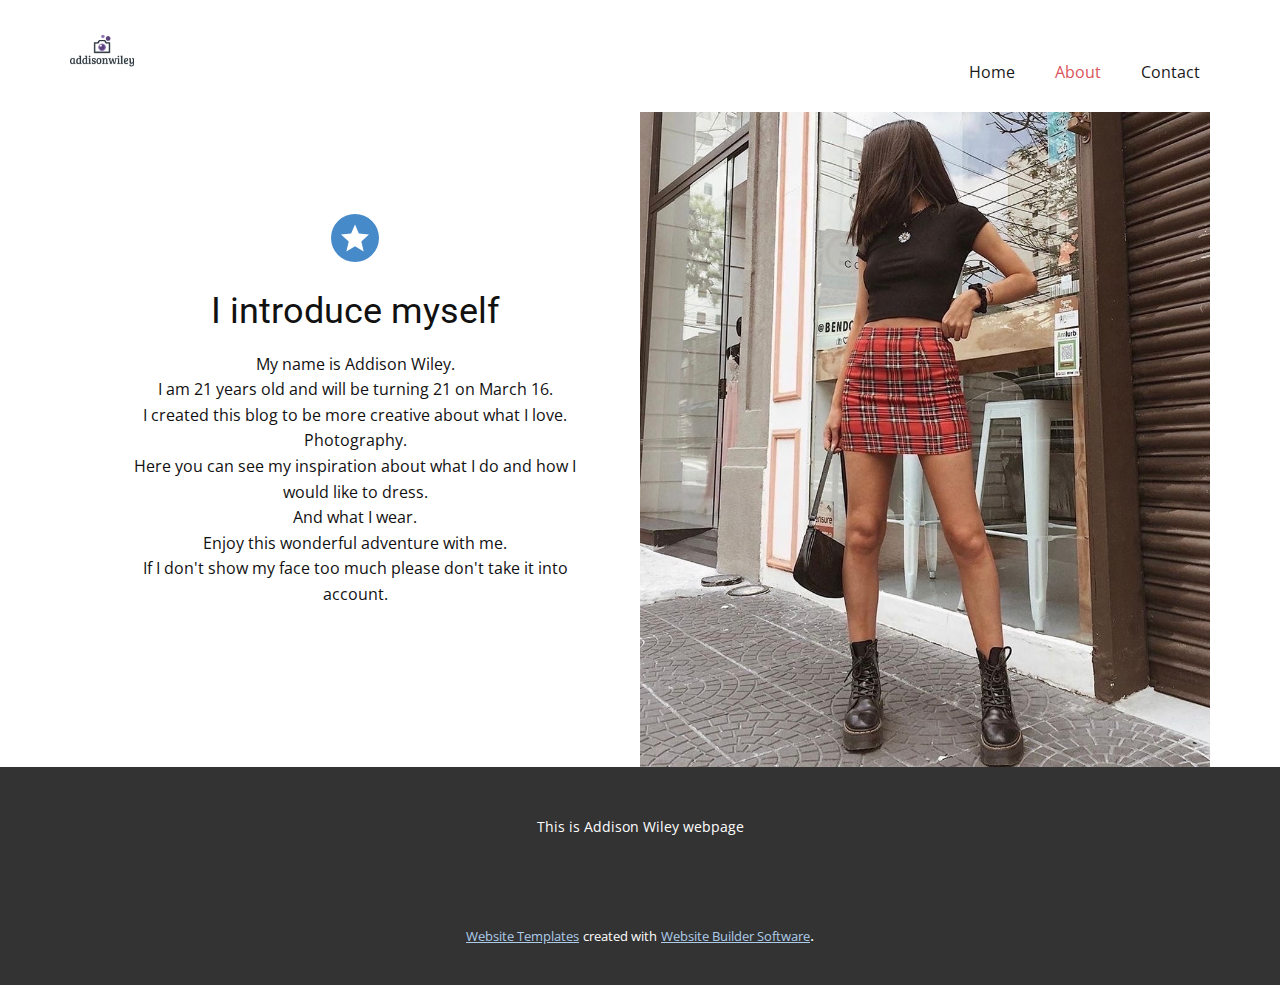
<file: About.html>
<!DOCTYPE html>
<html style="font-size: 16px;">
  <head>
    <meta name="viewport" content="width=device-width, initial-scale=1.0">
    <meta charset="utf-8">
    <meta name="keywords" content="I introduce myself">
    <meta name="description" content="">
    <meta name="page_type" content="np-template-header-footer-from-plugin">
    <title>About</title>
    <link rel="stylesheet" href="nicepage.css" media="screen">
<link rel="stylesheet" href="About.css" media="screen">
    <script class="u-script" type="text/javascript" src="jquery.js" defer=""></script>
    <script class="u-script" type="text/javascript" src="nicepage.js" defer=""></script>
    <meta name="generator" content="Nicepage 4.10.5, nicepage.com">
    <link id="u-theme-google-font" rel="stylesheet" href="https://fonts.googleapis.com/css?family=Roboto:100,100i,300,300i,400,400i,500,500i,700,700i,900,900i|Open+Sans:300,300i,400,400i,500,500i,600,600i,700,700i,800,800i">
    
    
    <script type="application/ld+json">{
		"@context": "http://schema.org",
		"@type": "Organization",
		"name": "",
		"logo": "images/80d3727f74824160a92175bdbdd1c191.png"
}</script>
    <meta name="theme-color" content="#478ac9">
    <meta property="og:title" content="About">
    <meta property="og:type" content="website">
  </head>
  <body class="u-body u-xl-mode"><header class="u-clearfix u-header u-header" id="sec-4e12"><div class="u-clearfix u-sheet u-sheet-1">
        <a href="https://nicepage.com" class="u-image u-logo u-image-1" data-image-width="200" data-image-height="200">
          <img src="images/80d3727f74824160a92175bdbdd1c191.png" class="u-logo-image u-logo-image-1">
        </a>
        <nav class="u-menu u-menu-dropdown u-offcanvas u-menu-1">
          <div class="menu-collapse" style="font-size: 1rem; letter-spacing: 0px; font-weight: 700;">
            <a class="u-button-style u-custom-border u-custom-border-color u-custom-borders u-custom-left-right-menu-spacing u-custom-padding-bottom u-custom-text-active-color u-custom-text-color u-custom-top-bottom-menu-spacing u-nav-link u-text-active-palette-1-base u-text-hover-palette-2-base" href="#">
              <svg class="u-svg-link" viewBox="0 0 24 24"><use xmlns:xlink="http://www.w3.org/1999/xlink" xlink:href="#menu-hamburger"></use></svg>
              <svg class="u-svg-content" version="1.1" id="menu-hamburger" viewBox="0 0 16 16" x="0px" y="0px" xmlns:xlink="http://www.w3.org/1999/xlink" xmlns="http://www.w3.org/2000/svg"><g><rect y="1" width="16" height="2"></rect><rect y="7" width="16" height="2"></rect><rect y="13" width="16" height="2"></rect>
</g></svg>
            </a>
          </div>
          <div class="u-custom-menu u-nav-container">
            <ul class="u-nav u-spacing-20 u-unstyled u-nav-1"><li class="u-nav-item"><a class="u-button-style u-nav-link u-text-active-palette-2-base u-text-grey-90 u-text-hover-palette-2-base" href="Home.html" style="padding: 10px;">Home</a>
</li><li class="u-nav-item"><a class="u-button-style u-nav-link u-text-active-palette-2-base u-text-grey-90 u-text-hover-palette-2-base" href="About.html" style="padding: 10px;">About</a>
</li><li class="u-nav-item"><a class="u-button-style u-nav-link u-text-active-palette-2-base u-text-grey-90 u-text-hover-palette-2-base" href="Contact.html" style="padding: 10px;">Contact</a>
</li></ul>
          </div>
          <div class="u-custom-menu u-nav-container-collapse">
            <div class="u-black u-container-style u-inner-container-layout u-opacity u-opacity-95 u-sidenav">
              <div class="u-inner-container-layout u-sidenav-overflow">
                <div class="u-menu-close"></div>
                <ul class="u-align-center u-nav u-popupmenu-items u-unstyled u-nav-2"><li class="u-nav-item"><a class="u-button-style u-nav-link" href="Home.html">Home</a>
</li><li class="u-nav-item"><a class="u-button-style u-nav-link" href="About.html">About</a>
</li><li class="u-nav-item"><a class="u-button-style u-nav-link" href="Contact.html">Contact</a>
</li></ul>
              </div>
            </div>
            <div class="u-black u-menu-overlay u-opacity u-opacity-70"></div>
          </div>
        </nav>
      </div></header>
    <section class="u-clearfix u-section-1" id="sec-9ec0">
      <div class="u-clearfix u-sheet u-sheet-1">
        <div class="u-clearfix u-expanded-width u-gutter-0 u-layout-wrap u-layout-wrap-1">
          <div class="u-layout" style="">
            <div class="u-layout-row" style="">
              <div class="u-align-center u-container-style u-layout-cell u-left-cell u-size-30 u-size-xs-60 u-white u-layout-cell-1" src="">
                <div class="u-container-layout u-container-layout-1"><span class="u-icon u-icon-circle u-palette-1-base u-icon-1"><svg class="u-svg-link" preserveAspectRatio="xMidYMin slice" viewBox="0 0 32 32" style=""><use xmlns:xlink="http://www.w3.org/1999/xlink" xlink:href="#svg-a223"></use></svg><svg class="u-svg-content" viewBox="0 0 32 32" id="svg-a223"><g><path d="M20.388,10.918L32,12.118l-8.735,7.749L25.914,31.4l-9.893-6.088L6.127,31.4l2.695-11.533L0,12.118 l11.547-1.2L16.026,0.6L20.388,10.918z"></path>
</g></svg>
                
                
              </span>
                  <h2 class="u-text u-text-1">I introduce myself</h2>
                  <p class="u-text u-text-2"> My name is Addison Wiley.<br>I am 21 years old and will be turning 21 on March 16.<br>I created this blog to be more creative about what I love.<br>Photography.<br>Here you can see my inspiration about what I do and how I would like to dress.<br>And what I wear.<br>Enjoy this wonderful adventure with me.<br>If I don't show my face too much please don't take it into account.
                  </p>
                </div>
              </div>
              <div class="u-align-center u-container-style u-image u-layout-cell u-right-cell u-size-30 u-size-xs-60 u-image-1" src="" data-image-width="1079" data-image-height="1079">
                <div class="u-container-layout u-valign-middle u-container-layout-2" src=""></div>
              </div>
            </div>
          </div>
        </div>
      </div>
    </section>
    
    
    <footer class="u-align-center u-clearfix u-footer u-grey-80 u-footer" id="sec-c230"><div class="u-clearfix u-sheet u-sheet-1">
        <p class="u-small-text u-text u-text-variant u-text-1">This is Addison Wiley webpage</p>
      </div></footer>
    <section class="u-backlink u-clearfix u-grey-80">
      <a class="u-link" href="https://nicepage.com/website-templates" target="_blank">
        <span>Website Templates</span>
      </a>
      <p class="u-text">
        <span>created with</span>
      </p>
      <a class="u-link" href="" target="_blank">
        <span>Website Builder Software</span>
      </a>. 
    </section>
  </body>
</html>
</file>
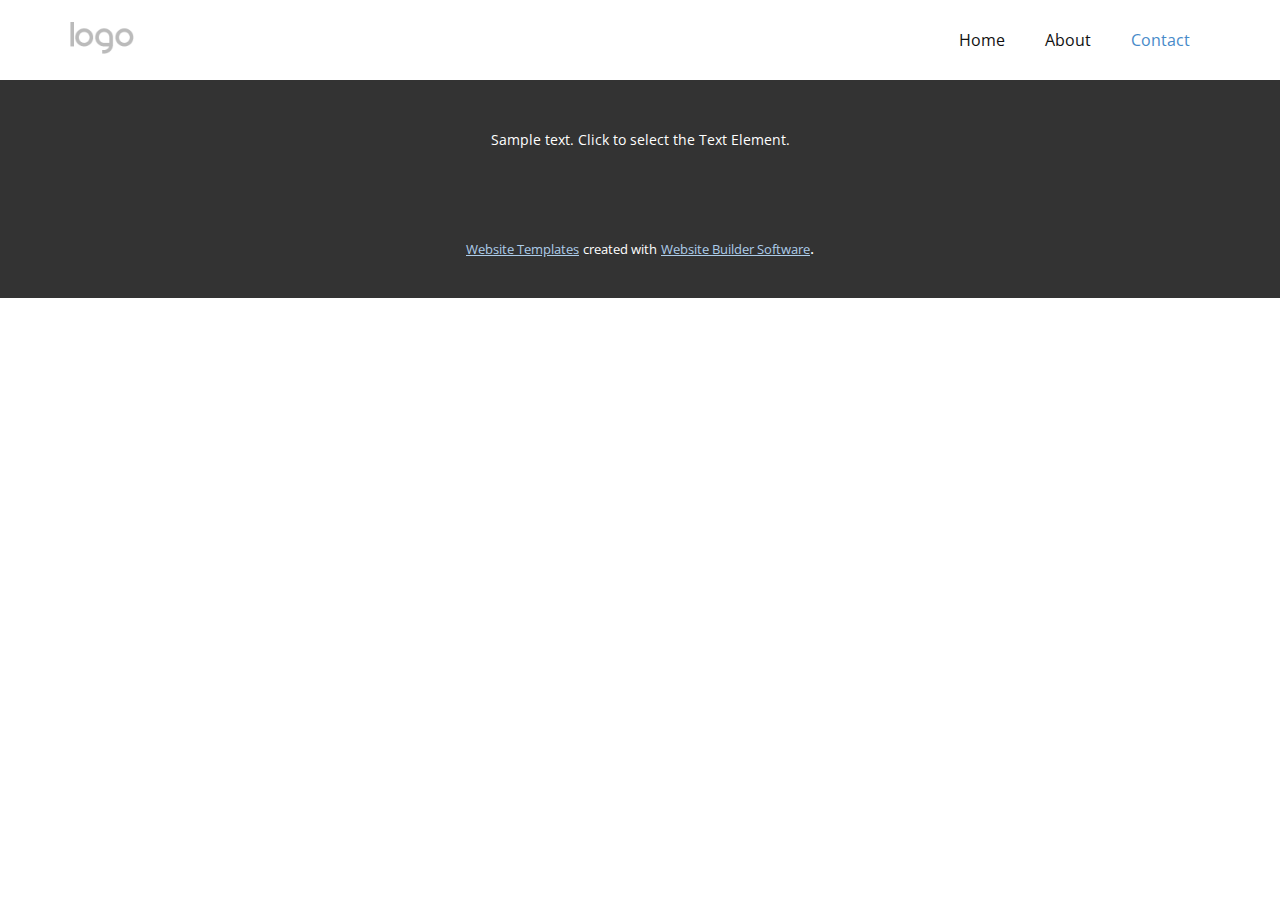
<file: Contact.html>
<!DOCTYPE html>
<html style="font-size: 16px;">
  <head>
    <meta name="viewport" content="width=device-width, initial-scale=1.0">
    <meta charset="utf-8">
    <meta name="keywords" content="">
    <meta name="description" content="">
    <meta name="page_type" content="np-template-header-footer-from-plugin">
    <title>Contact</title>
    <link rel="stylesheet" href="nicepage.css" media="screen">
<link rel="stylesheet" href="Contact.css" media="screen">
    <script class="u-script" type="text/javascript" src="jquery.js" defer=""></script>
    <script class="u-script" type="text/javascript" src="nicepage.js" defer=""></script>
    <meta name="generator" content="Nicepage 4.10.5, nicepage.com">
    <link id="u-theme-google-font" rel="stylesheet" href="https://fonts.googleapis.com/css?family=Roboto:100,100i,300,300i,400,400i,500,500i,700,700i,900,900i|Open+Sans:300,300i,400,400i,500,500i,600,600i,700,700i,800,800i">
    
    <script type="application/ld+json">{
		"@context": "http://schema.org",
		"@type": "Organization",
		"name": "",
		"logo": "images/default-logo.png"
}</script>
    <meta name="theme-color" content="#478ac9">
    <meta property="og:title" content="Contact">
    <meta property="og:type" content="website">
  </head>
  <body class="u-body u-xl-mode"><header class="u-clearfix u-header u-header" id="sec-4e12"><div class="u-clearfix u-sheet u-valign-middle u-sheet-1">
        <a href="https://nicepage.com" class="u-image u-logo u-image-1">
          <img src="images/default-logo.png" class="u-logo-image u-logo-image-1">
        </a>
        <nav class="u-menu u-menu-dropdown u-offcanvas u-menu-1">
          <div class="menu-collapse" style="font-size: 1rem; letter-spacing: 0px;">
            <a class="u-button-style u-custom-left-right-menu-spacing u-custom-padding-bottom u-custom-top-bottom-menu-spacing u-nav-link u-text-active-palette-1-base u-text-hover-palette-2-base" href="#">
              <svg class="u-svg-link" viewBox="0 0 24 24"><use xmlns:xlink="http://www.w3.org/1999/xlink" xlink:href="#menu-hamburger"></use></svg>
              <svg class="u-svg-content" version="1.1" id="menu-hamburger" viewBox="0 0 16 16" x="0px" y="0px" xmlns:xlink="http://www.w3.org/1999/xlink" xmlns="http://www.w3.org/2000/svg"><g><rect y="1" width="16" height="2"></rect><rect y="7" width="16" height="2"></rect><rect y="13" width="16" height="2"></rect>
</g></svg>
            </a>
          </div>
          <div class="u-nav-container">
            <ul class="u-nav u-unstyled u-nav-1"><li class="u-nav-item"><a class="u-button-style u-nav-link u-text-active-palette-1-base u-text-hover-palette-2-base" href="Home.html" style="padding: 10px 20px;">Home</a>
</li><li class="u-nav-item"><a class="u-button-style u-nav-link u-text-active-palette-1-base u-text-hover-palette-2-base" href="About.html" style="padding: 10px 20px;">About</a>
</li><li class="u-nav-item"><a class="u-button-style u-nav-link u-text-active-palette-1-base u-text-hover-palette-2-base" href="Contact.html" style="padding: 10px 20px;">Contact</a>
</li></ul>
          </div>
          <div class="u-nav-container-collapse">
            <div class="u-black u-container-style u-inner-container-layout u-opacity u-opacity-95 u-sidenav">
              <div class="u-inner-container-layout u-sidenav-overflow">
                <div class="u-menu-close"></div>
                <ul class="u-align-center u-nav u-popupmenu-items u-unstyled u-nav-2"><li class="u-nav-item"><a class="u-button-style u-nav-link" href="Home.html">Home</a>
</li><li class="u-nav-item"><a class="u-button-style u-nav-link" href="About.html">About</a>
</li><li class="u-nav-item"><a class="u-button-style u-nav-link" href="Contact.html">Contact</a>
</li></ul>
              </div>
            </div>
            <div class="u-black u-menu-overlay u-opacity u-opacity-70"></div>
          </div>
        </nav>
      </div></header> 
    
    
    <footer class="u-align-center u-clearfix u-footer u-grey-80 u-footer" id="sec-c230"><div class="u-clearfix u-sheet u-sheet-1">
        <p class="u-small-text u-text u-text-variant u-text-1">Sample text. Click to select the Text Element.</p>
      </div></footer>
    <section class="u-backlink u-clearfix u-grey-80">
      <a class="u-link" href="https://nicepage.com/website-templates" target="_blank">
        <span>Website Templates</span>
      </a>
      <p class="u-text">
        <span>created with</span>
      </p>
      <a class="u-link" href="" target="_blank">
        <span>Website Builder Software</span>
      </a>. 
    </section>
  </body>
</html>
</file>
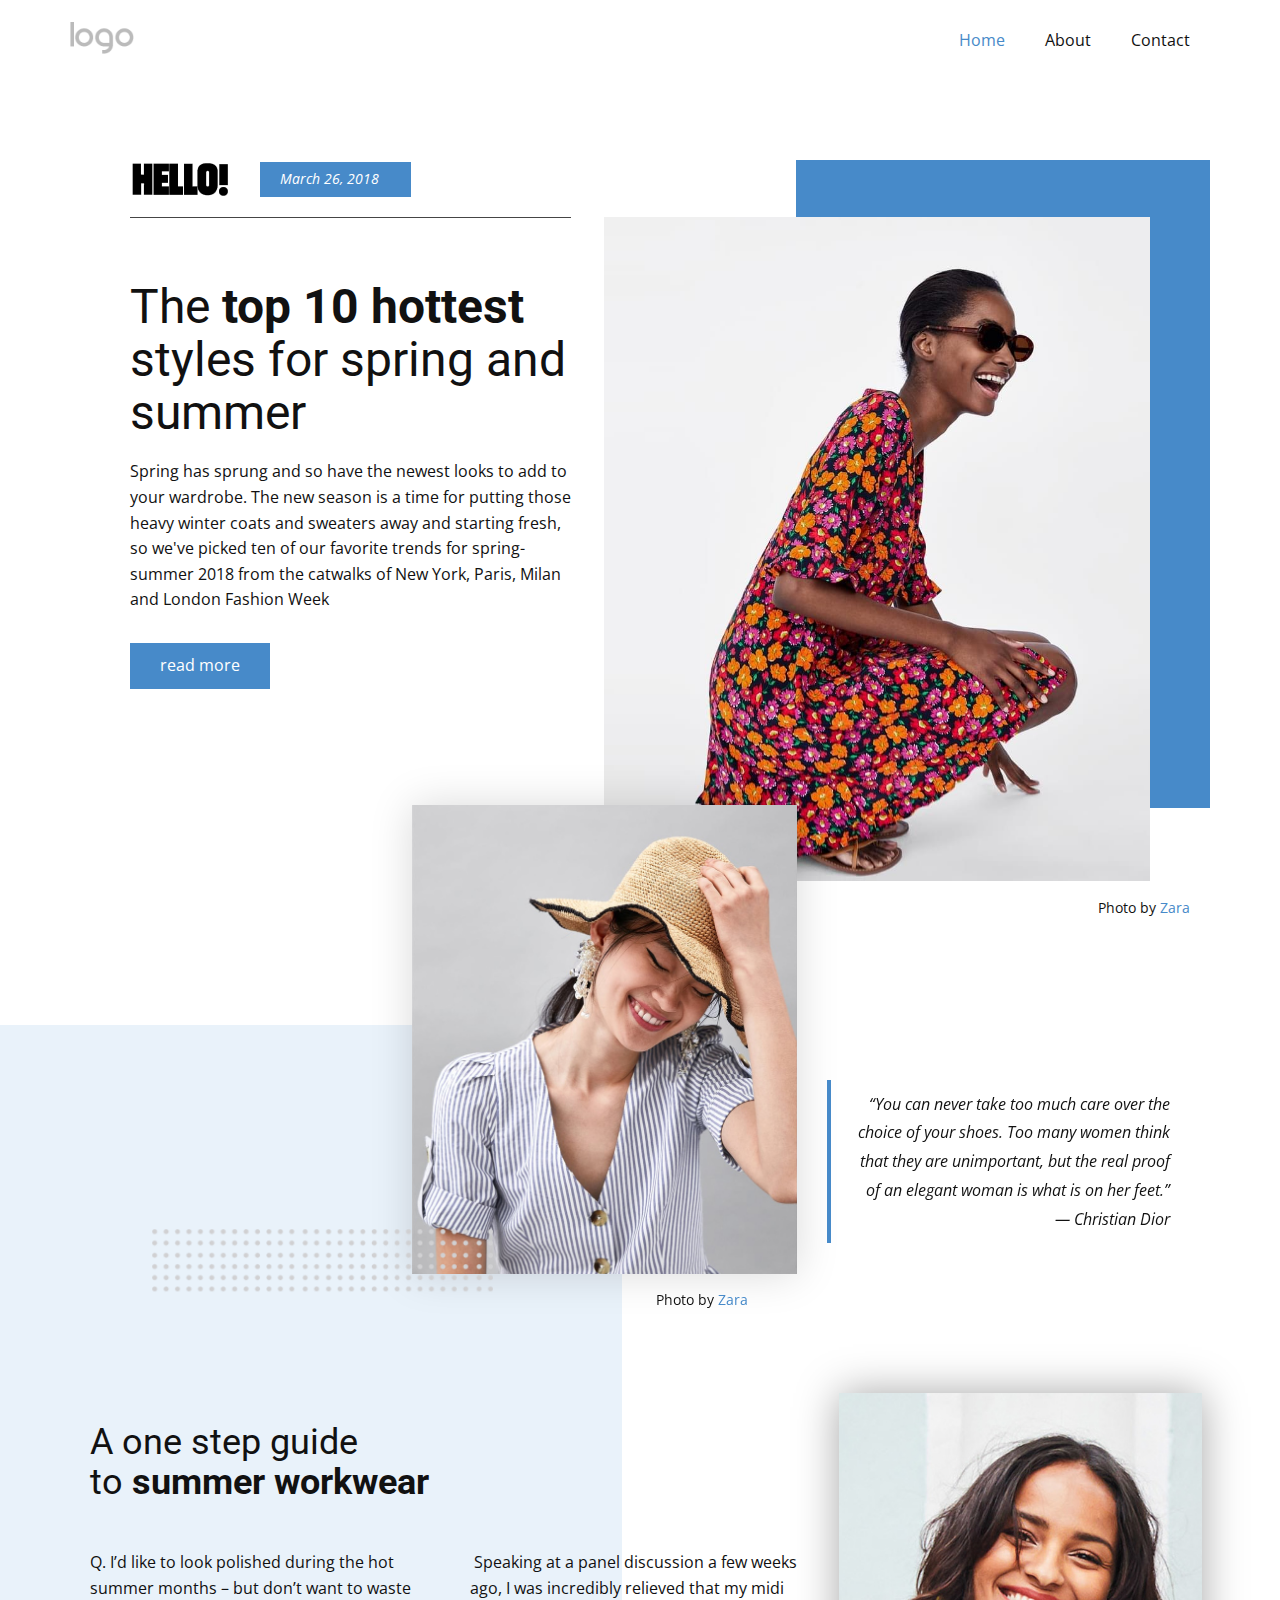
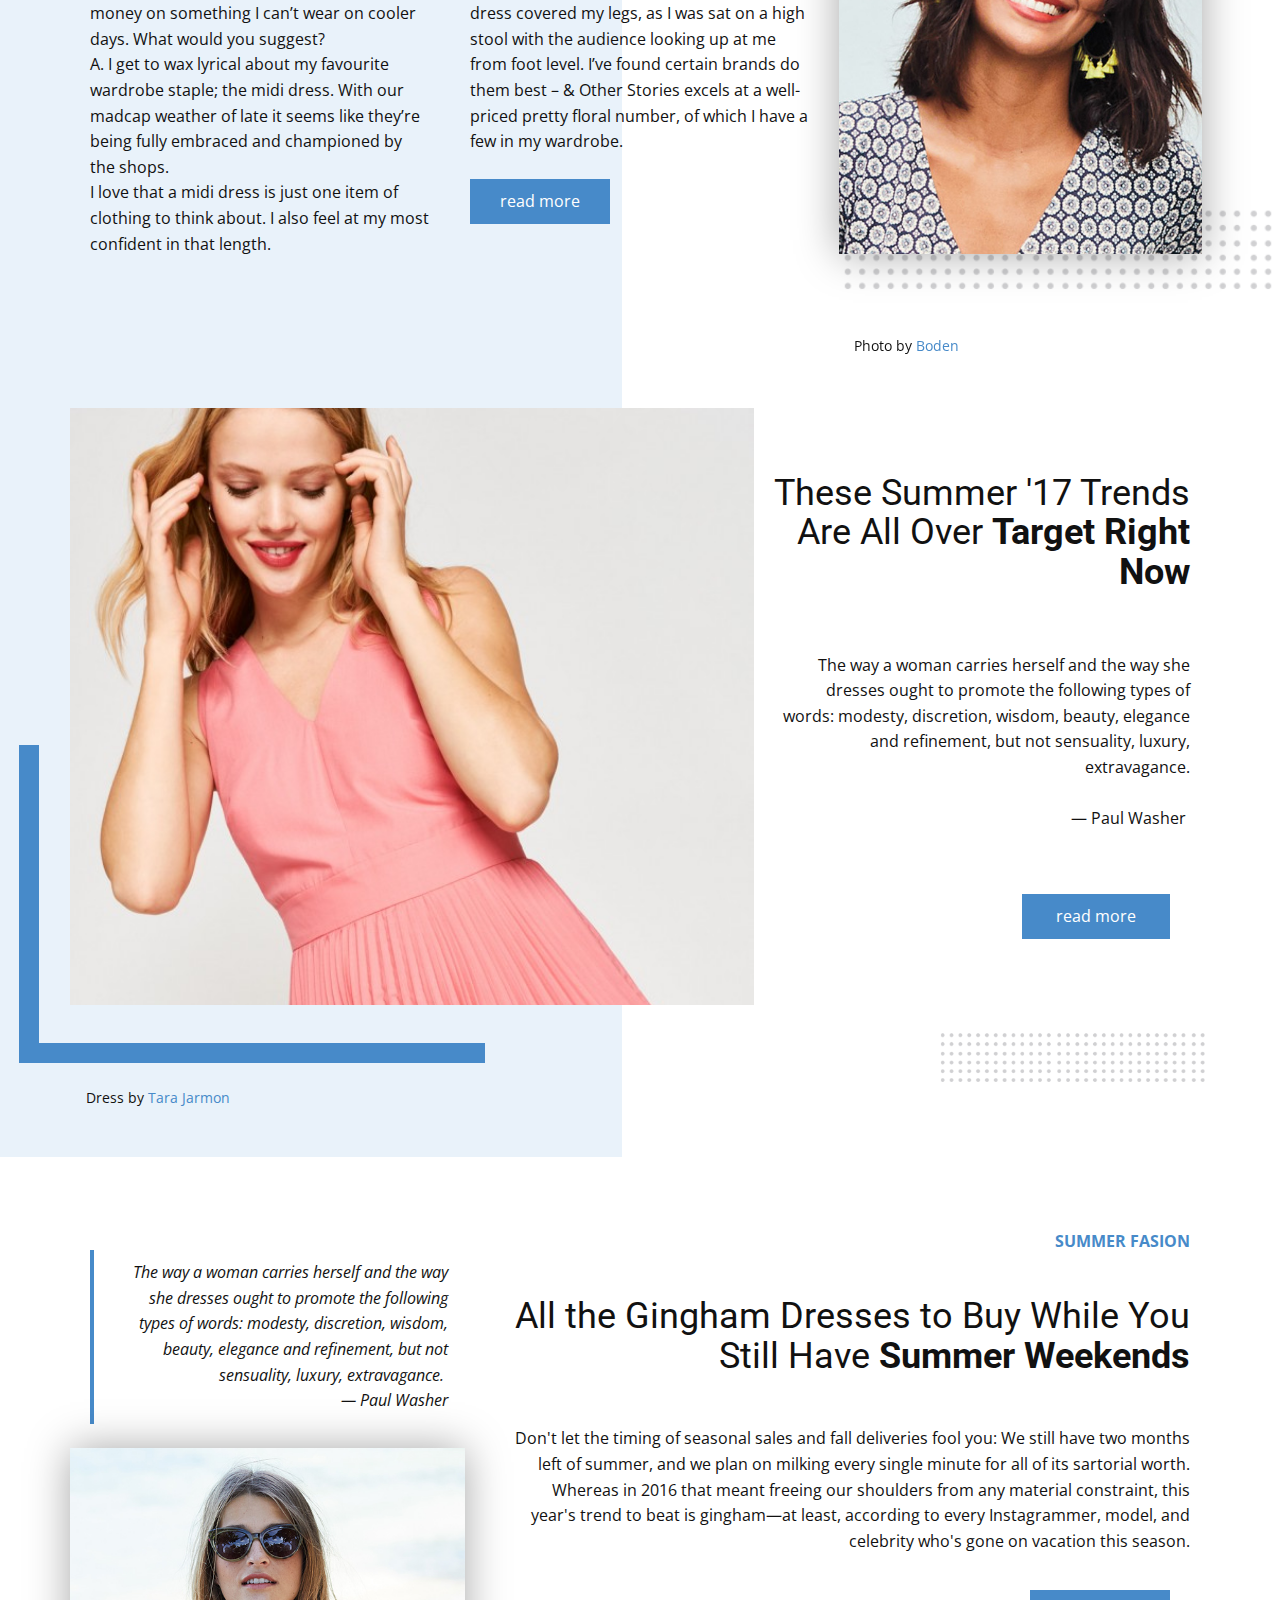
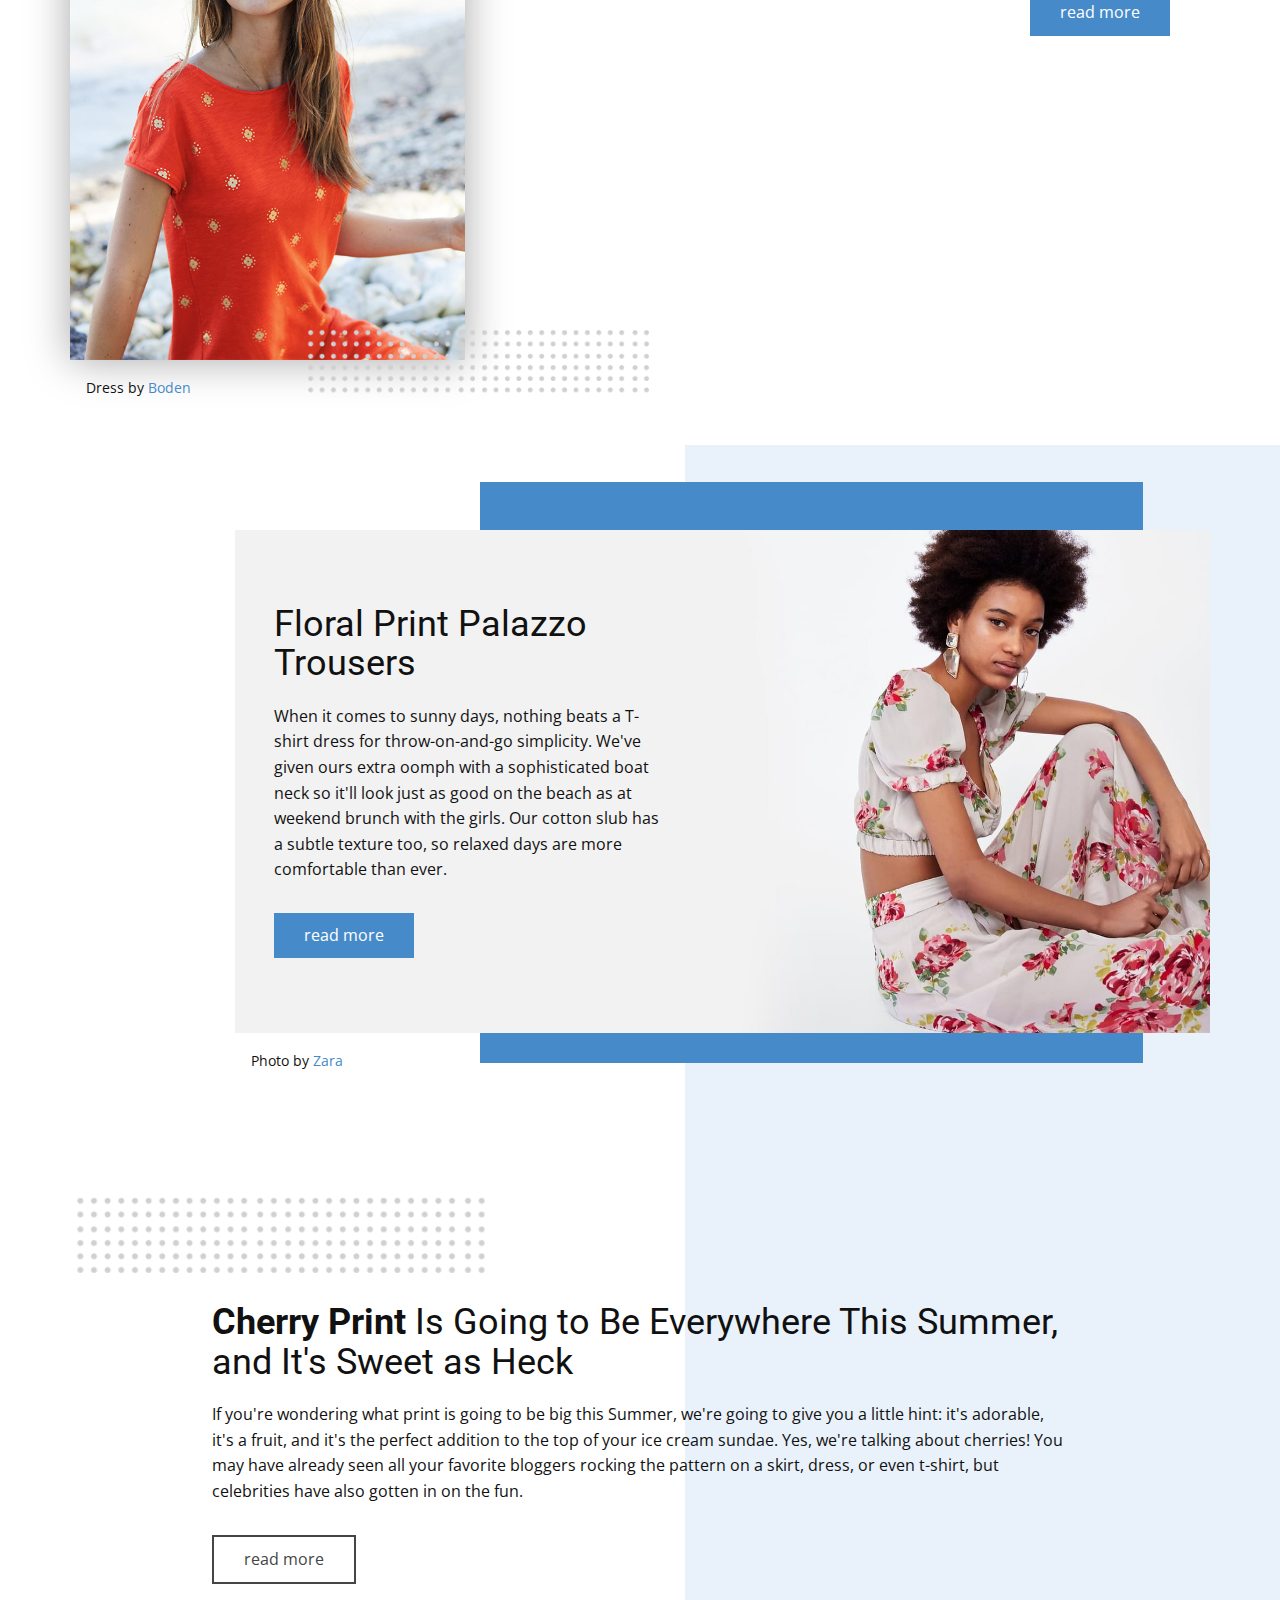
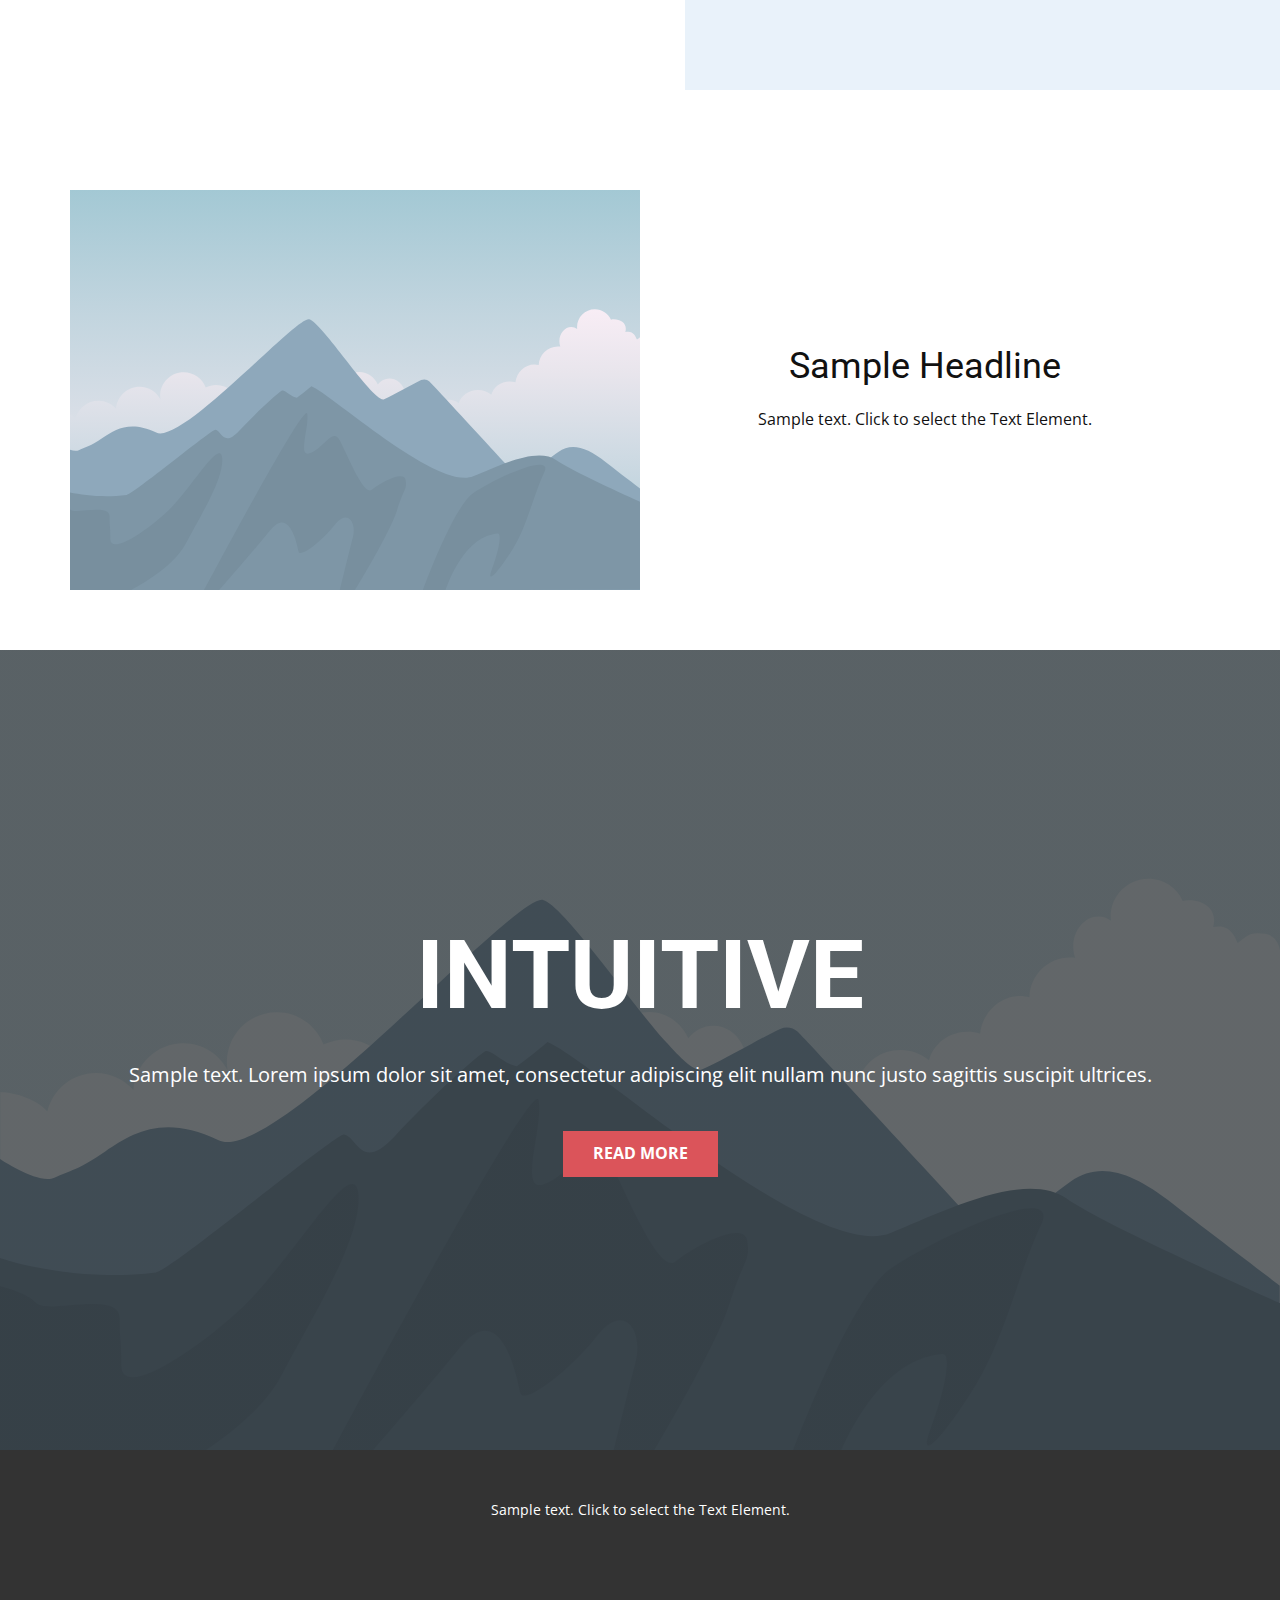
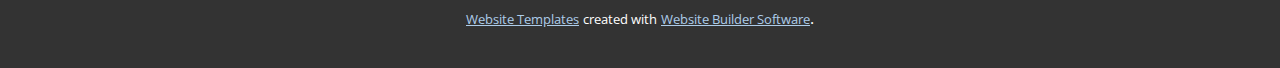
<file: Home.html>
<!DOCTYPE html>
<html style="font-size: 16px;">
  <head>
    <meta name="viewport" content="width=device-width, initial-scale=1.0">
    <meta charset="utf-8">
    <meta name="keywords" content="The top 10 hottest styles for spring and summer, The top 10 hottest styles for spring and summer, A one step guide to summer workwear, These Summer &amp;apos;17 Trends Are All Over Target Right Now, All the Gingham Dresses to Buy While You Still Have Summer Weekends, Floral Print Palazzo Trousers, Cherry Print Is Going to Be Everywhere This Summer, and It&amp;apos;s Sweet as Heck, INTUITIVE">
    <meta name="description" content="">
    <meta name="page_type" content="np-template-header-footer-from-plugin">
    <title>Home</title>
    <link rel="stylesheet" href="nicepage.css" media="screen">
<link rel="stylesheet" href="Home.css" media="screen">
    <script class="u-script" type="text/javascript" src="jquery.js" defer=""></script>
    <script class="u-script" type="text/javascript" src="nicepage.js" defer=""></script>
    <meta name="generator" content="Nicepage 4.10.5, nicepage.com">
    <link id="u-theme-google-font" rel="stylesheet" href="https://fonts.googleapis.com/css?family=Roboto:100,100i,300,300i,400,400i,500,500i,700,700i,900,900i|Open+Sans:300,300i,400,400i,500,500i,600,600i,700,700i,800,800i">
    
    
    
    
    
    
    
    
    
    
    
    <script type="application/ld+json">{
		"@context": "http://schema.org",
		"@type": "Organization",
		"name": "",
		"logo": "images/default-logo.png"
}</script>
    <meta name="theme-color" content="#478ac9">
    <meta property="og:title" content="Home">
    <meta property="og:type" content="website">
  </head>
  <body class="u-body u-xl-mode"><header class="u-clearfix u-header u-header" id="sec-4e12"><div class="u-clearfix u-sheet u-valign-middle u-sheet-1">
        <a href="https://nicepage.com" class="u-image u-logo u-image-1">
          <img src="images/default-logo.png" class="u-logo-image u-logo-image-1">
        </a>
        <nav class="u-menu u-menu-dropdown u-offcanvas u-menu-1">
          <div class="menu-collapse" style="font-size: 1rem; letter-spacing: 0px;">
            <a class="u-button-style u-custom-left-right-menu-spacing u-custom-padding-bottom u-custom-top-bottom-menu-spacing u-nav-link u-text-active-palette-1-base u-text-hover-palette-2-base" href="#">
              <svg class="u-svg-link" viewBox="0 0 24 24"><use xmlns:xlink="http://www.w3.org/1999/xlink" xlink:href="#menu-hamburger"></use></svg>
              <svg class="u-svg-content" version="1.1" id="menu-hamburger" viewBox="0 0 16 16" x="0px" y="0px" xmlns:xlink="http://www.w3.org/1999/xlink" xmlns="http://www.w3.org/2000/svg"><g><rect y="1" width="16" height="2"></rect><rect y="7" width="16" height="2"></rect><rect y="13" width="16" height="2"></rect>
</g></svg>
            </a>
          </div>
          <div class="u-nav-container">
            <ul class="u-nav u-unstyled u-nav-1"><li class="u-nav-item"><a class="u-button-style u-nav-link u-text-active-palette-1-base u-text-hover-palette-2-base" href="Home.html" style="padding: 10px 20px;">Home</a>
</li><li class="u-nav-item"><a class="u-button-style u-nav-link u-text-active-palette-1-base u-text-hover-palette-2-base" href="About.html" style="padding: 10px 20px;">About</a>
</li><li class="u-nav-item"><a class="u-button-style u-nav-link u-text-active-palette-1-base u-text-hover-palette-2-base" href="Contact.html" style="padding: 10px 20px;">Contact</a>
</li></ul>
          </div>
          <div class="u-nav-container-collapse">
            <div class="u-black u-container-style u-inner-container-layout u-opacity u-opacity-95 u-sidenav">
              <div class="u-inner-container-layout u-sidenav-overflow">
                <div class="u-menu-close"></div>
                <ul class="u-align-center u-nav u-popupmenu-items u-unstyled u-nav-2"><li class="u-nav-item"><a class="u-button-style u-nav-link" href="Home.html">Home</a>
</li><li class="u-nav-item"><a class="u-button-style u-nav-link" href="About.html">About</a>
</li><li class="u-nav-item"><a class="u-button-style u-nav-link" href="Contact.html">Contact</a>
</li></ul>
              </div>
            </div>
            <div class="u-black u-menu-overlay u-opacity u-opacity-70"></div>
          </div>
        </nav>
      </div></header>
    <section id="carousel_261c" class="u-carousel u-slide u-block-2e88-1" data-u-ride="carousel" data-interval="5000">
      <ol class="u-absolute-hcenter u-carousel-indicators u-hidden u-block-2e88-2">
        <li data-u-target="#carousel_261c" data-u-slide-to="0" class="u-active u-grey-30"></li>
        <li data-u-target="#carousel_261c" class="u-grey-30" data-u-slide-to="1"></li>
      </ol>
      <div class="u-carousel-inner" role="listbox">
        <div class="u-active u-carousel-item u-clearfix u-white u-section-1-1">
          <div class="u-clearfix u-sheet u-sheet-1">
            <div class="u-align-left u-container-style u-expanded-width-sm u-group u-similar-fill u-group-1">
              <div class="u-container-layout u-valign-middle-xs u-container-layout-1">
                <h1 class="u-text u-text-1">The <b>top 10 hottest </b>styles for spring and summer
                </h1>
                <p class="u-text u-text-2">Spring has sprung and so have the newest looks to add to your wardrobe. The new season is a time for putting those heavy winter coats and sweaters away and starting fresh, so we've picked ten of our favorite trends for spring-summer
                                2018 from the catwalks of New York, Paris, Milan and London Fashion Week</p>
                <a href="https://us.hellomagazine.com/fashion/12018032626263/fashion-trends-outfit-ideas-spring-summer-2018/1/" class="u-btn u-button-style u-btn-1" target="_blank">read more</a>
              </div>
            </div>
            <div class="u-align-left u-palette-1-base u-shape u-shape-1"></div>
            <img src="images/d83af357db762030332f47c5e3956b2f.jpeg" class="u-align-left u-image u-left-0 u-image-1">
            <div class="u-align-right u-container-style u-group u-similar-fill u-group-2">
              <div class="u-container-layout u-valign-middle">
                <p class="u-custom-font u-small-text u-text u-text-font u-text-variant u-text-3">Photo by <a href="https://www.zara.com/uk/en/woman-trend-1-l1325.html?v1=821005" target="_blank">Zara</a>
                </p>
              </div>
            </div>
            <div class="u-clearfix u-layout-wrap u-layout-wrap-1">
              <div class="u-layout">
                <div class="u-layout-row">
                  <div class="u-container-style u-layout-cell u-left-cell u-similar-fill u-size-16 u-layout-cell-1">
                    <div class="u-container-layout u-valign-middle-lg u-valign-middle-md u-valign-middle-xl">
                      <img src="images/136350413ce8256c86d6a09dd9704c66-13.png" alt="" class="u-image u-image-default u-image-2" data-image-width="201" data-image-height="86">
                    </div>
                  </div>
                  <div class="u-container-style u-layout-cell u-right-cell u-size-44 u-layout-cell-2">
                    <div class="u-container-layout u-valign-middle-md u-valign-middle-sm u-valign-middle-xl">
                      <div class="u-align-left u-container-style u-group u-palette-1-base u-group-3">
                        <div class="u-container-layout u-valign-middle-sm u-valign-middle-xl u-valign-middle-xs u-container-layout-5">
                          <p class="u-custom-font u-small-text u-text u-text-font u-text-variant u-text-4">March 26, 2018</p>
                        </div>
                      </div>
                    </div>
                  </div>
                </div>
              </div>
            </div>
            <div class="u-border-1 u-border-grey-dark-1 u-line u-line-horizontal u-line-1"></div>
          </div>
        </div>
        <div class="u-carousel-item u-clearfix u-white u-section-1-2">
          <div class="u-clearfix u-sheet u-sheet-1">
            <div class="u-align-left u-container-style u-expanded-width-sm u-group u-similar-fill u-group-1">
              <div class="u-container-layout u-valign-middle-xs u-container-layout-1">
                <h1 class="u-text u-text-1">The <b>top 10 hottest </b>styles for spring and summer
                </h1>
                <p class="u-text u-text-2">Spring has sprung and so have the newest looks to add to your wardrobe. The new season is a time for putting those heavy winter coats and sweaters away and starting fresh, so we've picked ten of our favorite trends for spring-summer
                                2018 from the catwalks of New York, Paris, Milan and London Fashion Week</p>
                <a href="https://us.hellomagazine.com/fashion/12018032626263/fashion-trends-outfit-ideas-spring-summer-2018/1/" class="u-btn u-button-style u-btn-1" target="_blank">read more</a>
              </div>
            </div>
            <div class="u-align-left u-palette-1-base u-shape u-shape-1"></div>
            <img src="images/aaa7494aa20deb9f3a7a4f1604a34208.jpeg" class="u-align-left u-image u-left-0 u-image-1">
            <div class="u-align-right u-container-style u-expanded-width-xs u-group u-similar-fill u-group-2">
              <div class="u-container-layout u-valign-middle">
                <p class="u-custom-font u-small-text u-text u-text-font u-text-variant u-text-3">Photo by <a href="https://www.zara.com/uk/en/woman-trend-1-l1325.html?v1=821005" target="_blank">Zara</a>
                </p>
              </div>
            </div>
            <div class="u-clearfix u-layout-wrap u-layout-wrap-1">
              <div class="u-layout">
                <div class="u-layout-row">
                  <div class="u-container-style u-layout-cell u-left-cell u-similar-fill u-size-16 u-layout-cell-1">
                    <div class="u-container-layout u-valign-middle-lg u-valign-middle-md u-valign-middle-xl">
                      <img src="images/136350413ce8256c86d6a09dd9704c66.png" alt="" class="u-image u-image-default u-image-2" data-image-width="201" data-image-height="86">
                    </div>
                  </div>
                  <div class="u-container-style u-layout-cell u-right-cell u-size-44 u-layout-cell-2">
                    <div class="u-container-layout u-valign-middle-md u-valign-middle-sm u-valign-middle-xl">
                      <div class="u-align-left u-container-style u-group u-palette-1-base u-group-3">
                        <div class="u-container-layout u-valign-middle-sm u-valign-middle-xl u-valign-middle-xs u-container-layout-5">
                          <p class="u-custom-font u-small-text u-text u-text-font u-text-variant u-text-4">March 26, 2018</p>
                        </div>
                      </div>
                    </div>
                  </div>
                </div>
              </div>
            </div>
            <div class="u-border-1 u-border-grey-dark-1 u-line u-line-horizontal u-line-1"></div>
          </div>
        </div>
      </div>
      <a class="u-absolute-vcenter u-carousel-control u-carousel-control-prev u-block-2e88-3" href="#carousel_261c" role="button" data-u-slide="prev">
        <span aria-hidden="true">
          <svg viewBox="0 0 477.175 477.175"><path d="M145.188,238.575l215.5-215.5c5.3-5.3,5.3-13.8,0-19.1s-13.8-5.3-19.1,0l-225.1,225.1c-5.3,5.3-5.3,13.8,0,19.1l225.1,225
		c2.6,2.6,6.1,4,9.5,4s6.9-1.3,9.5-4c5.3-5.3,5.3-13.8,0-19.1L145.188,238.575z"></path></svg>
        </span>
        <span class="sr-only">
          <svg viewBox="0 0 477.175 477.175"><path d="M145.188,238.575l215.5-215.5c5.3-5.3,5.3-13.8,0-19.1s-13.8-5.3-19.1,0l-225.1,225.1c-5.3,5.3-5.3,13.8,0,19.1l225.1,225
		c2.6,2.6,6.1,4,9.5,4s6.9-1.3,9.5-4c5.3-5.3,5.3-13.8,0-19.1L145.188,238.575z"></path></svg>
        </span>
      </a>
      <a class="u-absolute-vcenter u-carousel-control u-carousel-control-next u-block-2e88-4" href="#carousel_261c" role="button" data-u-slide="next">
        <span aria-hidden="true">
          <svg viewBox="0 0 477.175 477.175"><path d="M360.731,229.075l-225.1-225.1c-5.3-5.3-13.8-5.3-19.1,0s-5.3,13.8,0,19.1l215.5,215.5l-215.5,215.5
		c-5.3,5.3-5.3,13.8,0,19.1c2.6,2.6,6.1,4,9.5,4c3.4,0,6.9-1.3,9.5-4l225.1-225.1C365.931,242.875,365.931,234.275,360.731,229.075z"></path></svg>
        </span>
        <span class="sr-only">
          <svg viewBox="0 0 477.175 477.175"><path d="M360.731,229.075l-225.1-225.1c-5.3-5.3-13.8-5.3-19.1,0s-5.3,13.8,0,19.1l215.5,215.5l-215.5,215.5
		c-5.3,5.3-5.3,13.8,0,19.1c2.6,2.6,6.1,4,9.5,4c3.4,0,6.9-1.3,9.5-4l225.1-225.1C365.931,242.875,365.931,234.275,360.731,229.075z"></path></svg>
        </span>
      </a>
    </section>
    <section class="u-clearfix u-white u-section-2" id="carousel_4692">
      <div class="u-palette-1-light-3 u-shape u-shape-rectangle u-shape-1"></div>
      <div class="u-clearfix u-sheet u-sheet-1">
        <div class="u-clearfix u-gutter-10 u-layout-wrap u-layout-wrap-1">
          <div class="u-gutter-0 u-layout">
            <div class="u-layout-row">
              <div class="u-size-32">
                <div class="u-layout-col">
                  <div class="u-container-style u-expand-resize u-layout-cell u-left-cell u-similar-fill u-size-60 u-layout-cell-1">
                    <div class="u-container-layout">
                      <img class="u-expanded-height-lg u-expanded-height-sm u-expanded-height-xl u-expanded-height-xs u-expanded-width-md u-image u-image-1" src="images/babd4db802895d7bccc8639b825f369e.jpeg">
                    </div>
                  </div>
                </div>
              </div>
              <div class="u-size-28">
                <div class="u-layout-col">
                  <div class="u-container-style u-hidden-sm u-hidden-xs u-layout-cell u-right-cell u-similar-fill u-size-30 u-layout-cell-2">
                    <div class="u-container-layout"></div>
                  </div>
                  <div class="u-align-right u-container-style u-layout-cell u-right-cell u-size-30 u-layout-cell-3">
                    <div class="u-container-layout u-valign-middle-sm u-valign-middle-xl u-valign-middle-xs u-valign-top-md">
                      <blockquote class="u-custom-font u-text u-text-font u-text-1">“You can never take too much care over the choice of your shoes. Too many women think that they are unimportant, but the real proof of an elegant woman is what is on her feet.”<br>—&nbsp;Christian Dior<br>
                      </blockquote>
                    </div>
                  </div>
                </div>
              </div>
            </div>
          </div>
        </div>
        <img src="images/e429068db6ea5197a7d7209cacfa41d2.png" alt="" class="u-image u-image-contain u-image-default u-image-2" data-image-width="401" data-image-height="105">
        <div class="u-align-left-lg u-align-left-md u-align-left-xl u-align-right-sm u-align-right-xs u-container-style u-group u-similar-fill u-group-1">
          <div class="u-container-layout u-valign-middle u-container-layout-4">
            <p class="u-custom-font u-small-text u-text u-text-font u-text-variant u-text-2">Photo by <a href="https://www.zara.com/uk/en/woman-trend-1-l1325.html?v1=821005" target="_blank">Zara</a>
            </p>
          </div>
        </div>
      </div>
    </section>
    <section class="u-clearfix u-white u-section-3" id="carousel_b3af">
      <div class="u-expanded-width-md u-expanded-width-sm u-expanded-width-xs u-palette-1-light-3 u-shape u-shape-rectangle u-shape-1"></div>
      <img src="images/e429068db6ea5197a7d7209cacfa41d2-18.png" alt="" class="u-image u-image-contain u-image-default u-image-1" data-image-width="401" data-image-height="105">
      <div class="u-clearfix u-sheet u-sheet-1">
        <div class="u-clearfix u-expanded-width u-layout-wrap u-layout-wrap-1">
          <div class="u-layout">
            <div class="u-layout-row">
              <div class="u-size-40 u-size-60-md">
                <div class="u-layout-col">
                  <div class="u-size-40">
                    <div class="u-layout-row">
                      <div class="u-container-style u-layout-cell u-left-cell u-size-60 u-layout-cell-1">
                        <div class="u-container-layout u-valign-middle-lg u-valign-middle-md u-valign-middle-xl">
                          <h2 class="u-text u-text-1">A one step guide <br>to <b>summer workwear</b>
                          </h2>
                        </div>
                      </div>
                    </div>
                  </div>
                  <div class="u-size-20">
                    <div class="u-layout-row">
                      <div class="u-container-style u-layout-cell u-left-cell u-size-30 u-layout-cell-2">
                        <div class="u-container-layout u-valign-top-lg u-container-layout-2">
                          <p class="u-text u-text-2">Q. I’d like to look polished during the hot summer months – but don’t want to waste money on something I can’t wear on cooler days. What would you suggest?<br>A. I get to wax lyrical about my favourite wardrobe
                                                    staple; the midi dress. With our madcap weather of late it seems like they’re being fully embraced and championed by the shops.<br>I love that a midi dress is just one item of clothing to think about.
                                                    I also feel at my most confident in that length.<br>
                          </p>
                        </div>
                      </div>
                      <div class="u-container-style u-layout-cell u-size-30 u-layout-cell-3">
                        <div class="u-container-layout u-valign-top-lg u-valign-top-sm u-container-layout-3">
                          <p class="u-text u-text-3">&nbsp;Speaking at a panel discussion a few weeks ago, I was incredibly relieved that my midi dress covered my legs, as I was sat on a high stool with the audience looking up at me from foot level. I’ve found
                                                    certain brands do them best – &amp; Other Stories excels at a well-priced pretty floral number, of which I have a few in my wardrobe.<br>
                          </p>
                          <a href="https://www.telegraph.co.uk/fashion/style/one-step-guide-summer-workwear/" class="u-btn u-button-style u-palette-1-base u-btn-1" target="_blank">read more</a>
                        </div>
                      </div>
                    </div>
                  </div>
                </div>
              </div>
              <div class="u-size-20 u-size-60-md">
                <div class="u-layout-row">
                  <div class="u-container-style u-expand-resize u-layout-cell u-right-cell u-similar-fill u-size-60 u-layout-cell-4">
                    <div class="u-container-layout">
                      <img class="u-expanded-width-lg u-image u-image-2" src="images/13156b9acf1efd05d0eaa330be49936c.jpeg">
                    </div>
                  </div>
                </div>
              </div>
            </div>
          </div>
        </div>
        <div class="u-align-left-xl u-align-right-lg u-align-right-md u-align-right-sm u-align-right-xs u-container-style u-group u-similar-fill u-group-1">
          <div class="u-container-layout u-valign-middle u-container-layout-5">
            <p class="u-custom-font u-small-text u-text u-text-font u-text-variant u-text-4">Photo by <a href="http://www.boden.co.uk/en-gb/womens-dresses/day-dresses/j0209/womens-ellen-jersey-jumpsuit" target="_blank">Boden</a>
            </p>
          </div>
        </div>
      </div>
    </section>
    <section class="u-clearfix u-white u-section-4" id="carousel_0c1f">
      <div class="u-palette-1-light-3 u-shape u-shape-rectangle u-shape-1"></div>
      <div class="u-clearfix u-sheet u-sheet-1">
        <div class="u-clearfix u-expanded-width-lg u-expanded-width-xl u-layout-wrap u-layout-wrap-1">
          <div class="u-layout">
            <div class="u-layout-row">
              <div class="u-container-style u-image u-layout-cell u-left-cell u-similar-fill u-size-36 u-image-1">
                <div class="u-container-layout"></div>
              </div>
              <div class="u-align-right u-container-style u-layout-cell u-right-cell u-similar-fill u-size-24 u-layout-cell-2">
                <div class="u-container-layout u-valign-middle-lg u-valign-middle-xl u-valign-middle-xs u-container-layout-2">
                  <h2 class="u-text u-text-1">These Summer '17 Trends Are All Over <b>Target Right Now</b>
                  </h2>
                  <p class="u-custom-font u-text u-text-font u-text-2">The way a woman carries herself and the way she dresses ought to promote the following types of words: modesty, discretion, wisdom, beauty, elegance and refinement, but not sensuality, luxury, extravagance.<br>
                    <br>— Paul
                                    Washer&nbsp;
                  </p>
                  <p class="u-custom-font u-text u-text-font u-text-3"></p>
                  <a href="https://www.glamour.com/gallery/summer-17-fashion-trends-at-target" class="u-btn u-button-style u-btn-1" target="_blank">read more</a>
                </div>
              </div>
            </div>
          </div>
        </div>
        <div class="u-border-20 u-border-palette-1-base u-shape u-shape-right u-shape-top u-shape-2"></div>
        <div class="u-align-left-lg u-align-left-md u-align-left-xl u-align-right-sm u-align-right-xs u-container-style u-group u-similar-fill u-group-1">
          <div class="u-container-layout u-valign-middle u-container-layout-3">
            <p class="u-custom-font u-small-text u-text u-text-font u-text-variant u-text-4">Dress by <a href="https://www.tarajarmon.com/en_uk/robe-flamant-rose-en-popeline-plissee-34365.html" target="_blank">Tara Jarmon</a>
            </p>
          </div>
        </div>
        <img src="images/e429068db6ea5197a7d7209cacfa41d2-6.png" alt="" class="u-hidden-xs u-image u-image-contain u-image-default u-image-2" data-image-width="401" data-image-height="105">
      </div>
    </section>
    <section class="u-clearfix u-white u-section-5" id="carousel_90bb">
      <div class="u-clearfix u-sheet u-sheet-1">
        <div class="u-clearfix u-expanded-width u-layout-wrap u-layout-wrap-1">
          <div class="u-layout">
            <div class="u-layout-row">
              <div class="u-size-22 u-size-60-md">
                <div class="u-layout-col">
                  <div class="u-align-right u-container-style u-layout-cell u-left-cell u-similar-fill u-size-40 u-layout-cell-1">
                    <div class="u-container-layout u-valign-middle">
                      <blockquote class="u-custom-font u-text u-text-font u-text-1">The way a woman carries herself and the way she dresses ought to promote the following types of words: modesty, discretion, wisdom, beauty, elegance and refinement, but not sensuality, luxury, extravagance.&nbsp; <div>— Paul Washer</div>
                      </blockquote>
                    </div>
                  </div>
                  <div class="u-container-style u-hidden-md u-hidden-sm u-hidden-xs u-layout-cell u-left-cell u-similar-fill u-size-20 u-layout-cell-2">
                    <div class="u-container-layout"></div>
                  </div>
                </div>
              </div>
              <div class="u-size-38 u-size-60-md">
                <div class="u-layout-row">
                  <div class="u-align-right u-container-style u-layout-cell u-right-cell u-similar-fill u-size-60 u-layout-cell-3">
                    <div class="u-container-layout u-valign-top-lg u-valign-top-xl u-valign-top-xs u-container-layout-3">
                      <h5 class="u-custom-font u-text u-text-font u-text-palette-1-base u-text-2">summer fasion</h5>
                      <h2 class="u-text u-text-3">All the Gingham Dresses to Buy While You Still Have <b>Summer Weekends</b>
                      </h2>
                      <p class="u-text u-text-4">Don't let the timing of seasonal sales and fall deliveries fool you: We still have two months left of summer, and we plan on milking every single minute for all of its sartorial worth. Whereas in 2016 that meant
                                            freeing our shoulders from any material constraint, this year's trend to beat is gingham—at least, according to every Instagrammer, model, and celebrity who's gone on vacation this season. </p>
                      <a href="https://www.glamour.com/gallery/best-gingham-dresses-for-summer" class="u-btn u-button-style u-palette-1-base u-btn-1" target="_blank">read more</a>
                    </div>
                  </div>
                </div>
              </div>
            </div>
          </div>
        </div>
      </div>
    </section>
    <section class="u-clearfix u-white u-section-6" id="carousel_ce44">
      <div class="u-clearfix u-sheet u-sheet-1">
        <img class="u-image u-image-1" src="images/5c9cdedd9f291451fd5671e98b0ad611.jpeg">
        <img src="images/e429068db6ea5197a7d7209cacfa41d2-9.png" alt="" class="u-image u-image-contain u-image-default u-image-2" data-image-width="401" data-image-height="105">
        <div class="u-align-left u-container-style u-expanded-width-xs u-group u-similar-fill u-group-1">
          <div class="u-container-layout u-valign-middle-lg u-valign-middle-sm u-valign-middle-xl u-valign-middle-xs u-container-layout-1">
            <p class="u-custom-font u-small-text u-text u-text-font u-text-variant u-text-1">Dress by <a href="http://www.boden.co.uk/en-gb/womens-dresses/day-dresses/j0198-red/womens-blood-orange-spaced-primrose-paulina-jersey-dress" target="_blank">Boden</a>
            </p>
          </div>
        </div>
      </div>
    </section>
    <section class="u-clearfix u-white u-section-7" id="carousel_7b4f">
      <div class="u-palette-1-light-3 u-shape u-shape-rectangle u-shape-1"></div>
      <div class="u-clearfix u-sheet u-sheet-1">
        <div class="u-palette-1-base u-shape u-shape-rectangle u-shape-2"></div>
        <div class="u-clearfix u-expanded-width-md u-layout-wrap u-layout-wrap-1">
          <div class="u-layout">
            <div class="u-layout-row">
              <div class="u-container-style u-grey-5 u-layout-cell u-left-cell u-size-29 u-layout-cell-1">
                <div class="u-container-layout u-valign-middle-lg u-valign-middle-md u-valign-middle-sm u-valign-middle-xl u-container-layout-1">
                  <h2 class="u-text u-text-1">Floral Print Palazzo Trousers</h2>
                  <p class="u-text u-text-2">When it comes to sunny days, nothing beats a T-shirt dress for throw-on-and-go simplicity. We've given ours extra oomph with a sophisticated boat neck so it'll look just as good on the beach as at weekend brunch with the
                                    girls. Our cotton slub has a subtle texture too, so relaxed days are more comfortable than ever.</p>
                  <a href="https://www.zara.com/uk/en/floral-print-palazzo-trousers-p02729855.html?v1=6034011&amp;v2=719022" class="u-btn u-button-style u-btn-1" target="_blank">read more</a>
                </div>
              </div>
              <div class="u-container-style u-image u-layout-cell u-right-cell u-size-31 u-image-1">
                <div class="u-container-layout"></div>
              </div>
            </div>
          </div>
        </div>
        <div class="u-align-left u-container-style u-group u-similar-fill u-group-1">
          <div class="u-container-layout u-valign-middle u-container-layout-3">
            <p class="u-custom-font u-small-text u-text u-text-font u-text-variant u-text-3">Photo by <a href="https://www.zara.com/uk/en/floral-print-palazzo-trousers-p02729855.html?v1=6034011&amp;v2=719022" target="_blank">Zara</a>
            </p>
          </div>
        </div>
      </div>
    </section>
    <section class="u-clearfix u-white u-section-8" id="carousel_3baa">
      <div class="u-palette-1-light-3 u-shape u-shape-rectangle u-shape-1"></div>
      <div class="u-clearfix u-sheet u-sheet-1">
        <img src="images/e429068db6ea5197a7d7209cacfa41d2-10.png" alt="" class="u-image u-image-contain u-image-default u-image-1" data-image-width="401" data-image-height="105">
        <div class="u-align-left u-container-style u-group u-similar-fill u-group-1">
          <div class="u-container-layout u-valign-middle-md u-container-layout-1">
            <h2 class="u-text u-text-1"><b>Cherry Print</b> Is Going to Be Everywhere This Summer, and It's Sweet as Heck
            </h2>
            <p class="u-text u-text-2">If you're wondering what print is going to be big this Summer, we're going to give you a little hint: it's adorable, it's a fruit, and it's the perfect addition to the top of your ice cream sundae. Yes, we're talking about cherries!
                        You may have already seen all your favorite bloggers rocking the pattern on a skirt, dress, or even t-shirt, but celebrities have also gotten in on the fun.</p>
            <a href="https://www.popsugar.com/fashion/Cherry-Print-Clothing-Trend-43640555" class="u-border-2 u-border-grey-dark-1 u-btn u-button-style u-btn-1" target="_blank">read more</a>
          </div>
        </div>
      </div>
    </section>
    <section class="u-clearfix u-section-9" id="sec-9bcb">
      <div class="u-clearfix u-sheet u-sheet-1">
        <div class="u-clearfix u-expanded-width u-layout-wrap u-layout-wrap-1">
          <div class="u-layout">
            <div class="u-layout-row">
              <div class="u-container-style u-image u-layout-cell u-size-30 u-image-1" data-image-width="400" data-image-height="265">
                <div class="u-container-layout u-container-layout-1"></div>
              </div>
              <div class="u-align-center u-container-style u-layout-cell u-size-30 u-layout-cell-2">
                <div class="u-container-layout u-valign-middle u-container-layout-2">
                  <h2 class="u-text u-text-default u-text-1">Sample Headline</h2>
                  <p class="u-text u-text-default u-text-2">Sample text. Click to select the Text Element.</p>
                </div>
              </div>
            </div>
          </div>
        </div>
      </div>
    </section>
    <section class="u-align-center u-clearfix u-image u-shading u-section-10" src="" data-image-width="256" data-image-height="256" id="sec-1c4a">
      <div class="u-clearfix u-sheet u-valign-middle u-sheet-1">
        <h1 class="u-text u-text-default u-title u-text-1">INTUITIVE</h1>
        <p class="u-large-text u-text u-text-default u-text-variant u-text-2">Sample text. Lorem ipsum dolor sit amet, consectetur adipiscing elit nullam nunc justo sagittis suscipit ultrices.</p>
        <a href="#" class="u-btn u-button-style u-palette-2-base u-btn-1">Read More</a>
      </div>
    </section>
    
    
    <footer class="u-align-center u-clearfix u-footer u-grey-80 u-footer" id="sec-c230"><div class="u-clearfix u-sheet u-sheet-1">
        <p class="u-small-text u-text u-text-variant u-text-1">Sample text. Click to select the Text Element.</p>
      </div></footer>
    <section class="u-backlink u-clearfix u-grey-80">
      <a class="u-link" href="https://nicepage.com/website-templates" target="_blank">
        <span>Website Templates</span>
      </a>
      <p class="u-text">
        <span>created with</span>
      </p>
      <a class="u-link" href="" target="_blank">
        <span>Website Builder Software</span>
      </a>. 
    </section>
  </body>
</html>
</file>
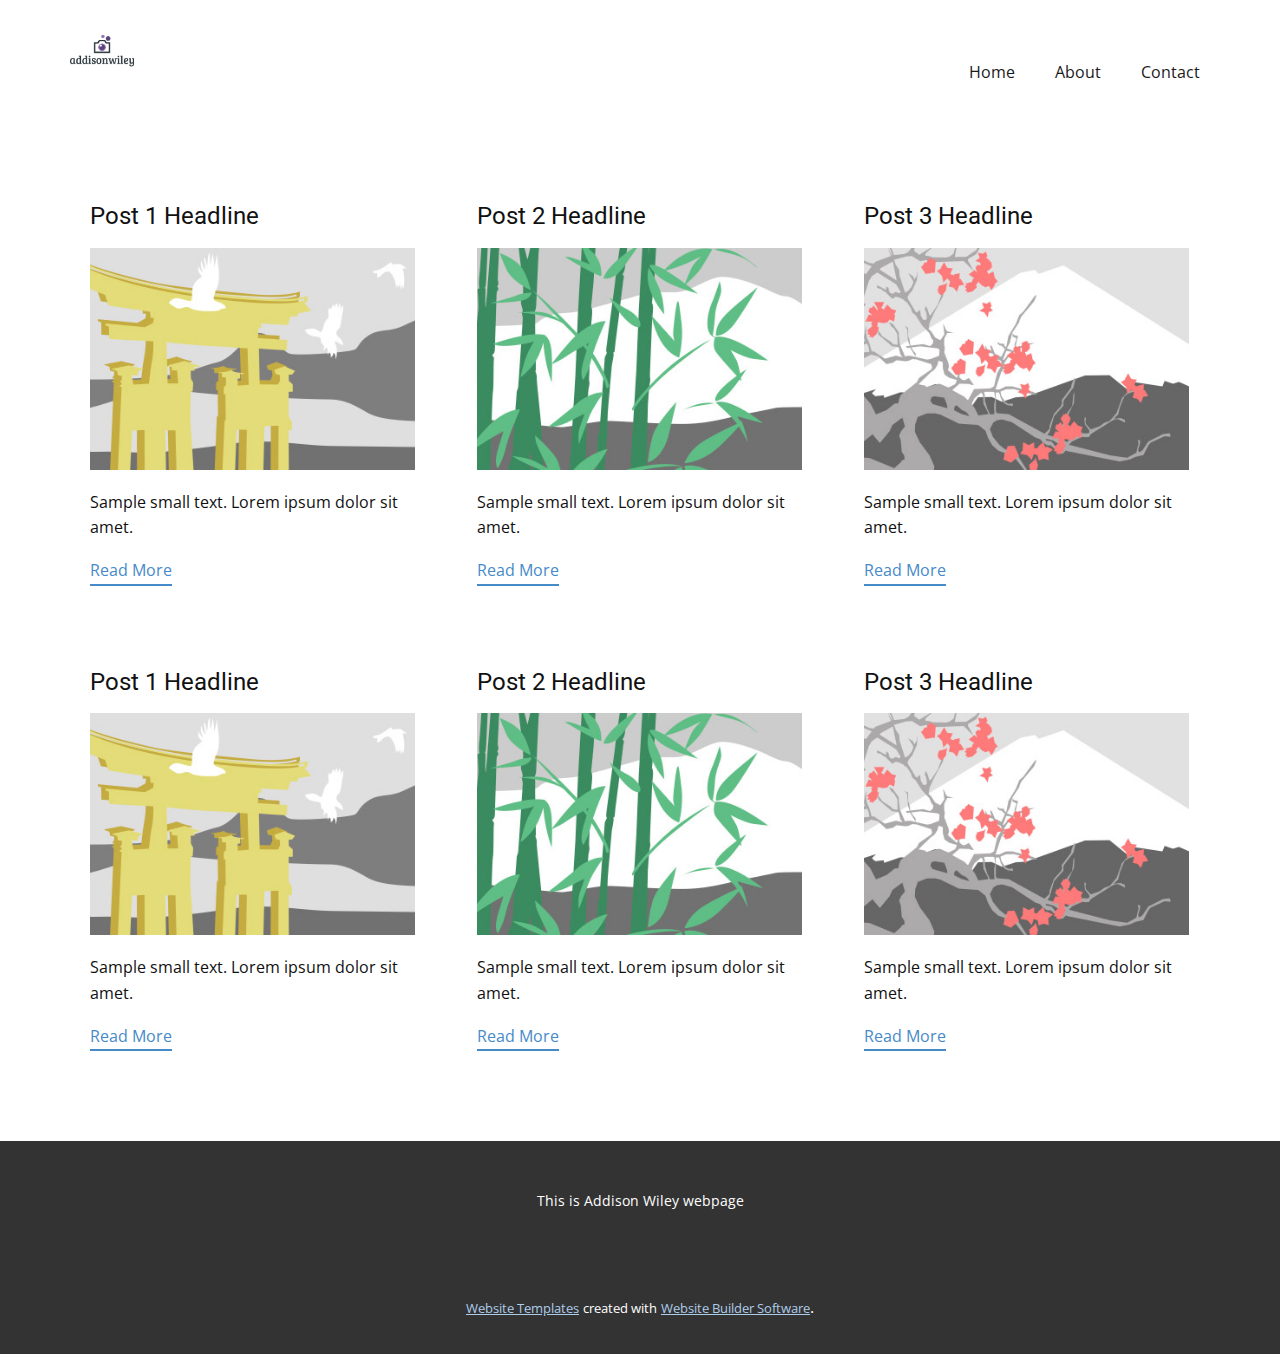
<file: blog/blog.html>
<html style="font-size: 16px;"><head>
    <meta name="viewport" content="width=device-width, initial-scale=1.0">
    <meta charset="utf-8">
    <meta name="keywords" content="">
    <meta name="description" content="">
    <meta name="page_type" content="np-template-header-footer-from-plugin">
    <title>Blog Template</title>
    <link rel="stylesheet" href="../nicepage.css" media="screen">
<link rel="stylesheet" href="../Blog-Template.css" media="screen">
    <script class="u-script" type="text/javascript" src="../jquery.js" defer=""></script>
    <script class="u-script" type="text/javascript" src="../nicepage.js" defer=""></script>
    <meta name="generator" content="Nicepage 4.10.5, nicepage.com">
    <link id="u-theme-google-font" rel="stylesheet" href="https://fonts.googleapis.com/css?family=Roboto:100,100i,300,300i,400,400i,500,500i,700,700i,900,900i|Open+Sans:300,300i,400,400i,500,500i,600,600i,700,700i,800,800i">
    
    
    <script type="application/ld+json">{
		"@context": "http://schema.org",
		"@type": "Organization",
		"name": "",
		"logo": "images/80d3727f74824160a92175bdbdd1c191.png"
}</script>
    <meta name="theme-color" content="#478ac9">
  </head>
  <body class="u-body u-xl-mode"><header class="u-clearfix u-header u-header" id="sec-4e12"><div class="u-clearfix u-sheet u-sheet-1">
        <a href="https://nicepage.com" class="u-image u-logo u-image-1" data-image-width="200" data-image-height="200">
          <img src="../images/80d3727f74824160a92175bdbdd1c191.png" class="u-logo-image u-logo-image-1">
        </a>
        <nav class="u-menu u-menu-dropdown u-offcanvas u-menu-1">
          <div class="menu-collapse" style="font-size: 1rem; letter-spacing: 0px; font-weight: 700;">
            <a class="u-button-style u-custom-border u-custom-border-color u-custom-borders u-custom-left-right-menu-spacing u-custom-padding-bottom u-custom-text-active-color u-custom-text-color u-custom-top-bottom-menu-spacing u-nav-link u-text-active-palette-1-base u-text-hover-palette-2-base" href="#">
              <svg class="u-svg-link" viewBox="0 0 24 24"><use xmlns:xlink="http://www.w3.org/1999/xlink" xlink:href="#menu-hamburger"></use></svg>
              <svg class="u-svg-content" version="1.1" id="menu-hamburger" viewBox="0 0 16 16" x="0px" y="0px" xmlns:xlink="http://www.w3.org/1999/xlink" xmlns="http://www.w3.org/2000/svg"><g><rect y="1" width="16" height="2"></rect><rect y="7" width="16" height="2"></rect><rect y="13" width="16" height="2"></rect>
</g></svg>
            </a>
          </div>
          <div class="u-custom-menu u-nav-container">
            <ul class="u-nav u-spacing-20 u-unstyled u-nav-1"><li class="u-nav-item"><a class="u-button-style u-nav-link u-text-active-palette-2-base u-text-grey-90 u-text-hover-palette-2-base" href="../Home.html" style="padding: 10px;">Home</a>
</li><li class="u-nav-item"><a class="u-button-style u-nav-link u-text-active-palette-2-base u-text-grey-90 u-text-hover-palette-2-base" href="../About.html" style="padding: 10px;">About</a>
</li><li class="u-nav-item"><a class="u-button-style u-nav-link u-text-active-palette-2-base u-text-grey-90 u-text-hover-palette-2-base" href="../Contact.html" style="padding: 10px;">Contact</a>
</li></ul>
          </div>
          <div class="u-custom-menu u-nav-container-collapse">
            <div class="u-black u-container-style u-inner-container-layout u-opacity u-opacity-95 u-sidenav">
              <div class="u-inner-container-layout u-sidenav-overflow">
                <div class="u-menu-close"></div>
                <ul class="u-align-center u-nav u-popupmenu-items u-unstyled u-nav-2"><li class="u-nav-item"><a class="u-button-style u-nav-link" href="../Home.html">Home</a>
</li><li class="u-nav-item"><a class="u-button-style u-nav-link" href="../About.html">About</a>
</li><li class="u-nav-item"><a class="u-button-style u-nav-link" href="../Contact.html">Contact</a>
</li></ul>
              </div>
            </div>
            <div class="u-black u-menu-overlay u-opacity u-opacity-70"></div>
          </div>
        </nav>
      </div></header>
    <section class="u-clearfix u-section-1" id="sec-cf24">
      <div class="u-clearfix u-sheet u-valign-middle u-sheet-1"><!--blog--><!--blog_options_json--><!--{"type":"Recent","source":"","tags":"","count":""}--><!--/blog_options_json-->
        <div class="u-blog u-expanded-width u-repeater u-repeater-1"><!--blog_post-->
          <div class="u-blog-post u-container-style u-repeater-item u-white u-repeater-item-1">
            <div class="u-container-layout u-similar-container u-valign-top u-container-layout-1"><!--blog_post_header-->
              <h4 class="u-blog-control u-text u-text-1">
                <a class="u-post-header-link" href="../blog/post-5.html"><!--blog_post_header_content-->Post 1 Headline<!--/blog_post_header_content--></a>
              </h4><!--/blog_post_header--><!--blog_post_image-->
              <a class="u-post-header-link" href="../blog/post-5.html"><img alt="" class="u-blog-control u-expanded-width u-image u-image-default u-image-1" src="[data-uri]"></a><!--/blog_post_image--><!--blog_post_content-->
              <div class="u-blog-control u-post-content u-text u-text-2 fr-view">Sample small text. Lorem ipsum dolor sit amet.</div><!--/blog_post_content--><!--blog_post_readmore-->
              <a href="../blog/post-5.html" class="u-blog-control u-border-2 u-border-palette-1-base u-btn u-btn-rectangle u-button-style u-none u-btn-1"><!--blog_post_readmore_content--><!--options_json--><!--{"content":"","defaultValue":"Read More"}--><!--/options_json-->Read More<!--/blog_post_readmore_content--></a><!--/blog_post_readmore-->
            </div>
          </div><div class="u-blog-post u-container-style u-repeater-item u-video-cover u-white">
            <div class="u-container-layout u-similar-container u-valign-top u-container-layout-2"><!--blog_post_header-->
              <h4 class="u-blog-control u-text u-text-3">
                <a class="u-post-header-link" href="../blog/post-4.html"><!--blog_post_header_content-->Post 2 Headline<!--/blog_post_header_content--></a>
              </h4><!--/blog_post_header--><!--blog_post_image-->
              <a class="u-post-header-link" href="../blog/post-4.html"><img alt="" class="u-blog-control u-expanded-width u-image u-image-default u-image-2" src="[data-uri]"></a><!--/blog_post_image--><!--blog_post_content-->
              <div class="u-blog-control u-post-content u-text u-text-4 fr-view">Sample small text. Lorem ipsum dolor sit amet.</div><!--/blog_post_content--><!--blog_post_readmore-->
              <a href="../blog/post-4.html" class="u-blog-control u-border-2 u-border-palette-1-base u-btn u-btn-rectangle u-button-style u-none u-btn-2"><!--blog_post_readmore_content--><!--options_json--><!--{"content":"","defaultValue":"Read More"}--><!--/options_json-->Read More<!--/blog_post_readmore_content--></a><!--/blog_post_readmore-->
            </div>
          </div><div class="u-blog-post u-container-style u-repeater-item u-video-cover u-white">
            <div class="u-container-layout u-similar-container u-valign-top u-container-layout-3"><!--blog_post_header-->
              <h4 class="u-blog-control u-text u-text-5">
                <a class="u-post-header-link" href="../blog/post-3.html"><!--blog_post_header_content-->Post 3 Headline<!--/blog_post_header_content--></a>
              </h4><!--/blog_post_header--><!--blog_post_image-->
              <a class="u-post-header-link" href="../blog/post-3.html"><img alt="" class="u-blog-control u-expanded-width u-image u-image-default u-image-3" src="[data-uri]"></a><!--/blog_post_image--><!--blog_post_content-->
              <div class="u-blog-control u-post-content u-text u-text-6 fr-view">Sample small text. Lorem ipsum dolor sit amet.</div><!--/blog_post_content--><!--blog_post_readmore-->
              <a href="../blog/post-3.html" class="u-blog-control u-border-2 u-border-palette-1-base u-btn u-btn-rectangle u-button-style u-none u-btn-3"><!--blog_post_readmore_content--><!--options_json--><!--{"content":"","defaultValue":"Read More"}--><!--/options_json-->Read More<!--/blog_post_readmore_content--></a><!--/blog_post_readmore-->
            </div>
          </div><div class="u-blog-post u-container-style u-repeater-item u-white u-repeater-item-1">
            <div class="u-container-layout u-similar-container u-valign-top u-container-layout-1"><!--blog_post_header-->
              <h4 class="u-blog-control u-text u-text-1">
                <a class="u-post-header-link" href="../blog/post-2.html"><!--blog_post_header_content-->Post 1 Headline<!--/blog_post_header_content--></a>
              </h4><!--/blog_post_header--><!--blog_post_image-->
              <a class="u-post-header-link" href="../blog/post-2.html"><img alt="" class="u-blog-control u-expanded-width u-image u-image-default u-image-1" src="[data-uri]"></a><!--/blog_post_image--><!--blog_post_content-->
              <div class="u-blog-control u-post-content u-text u-text-2 fr-view">Sample small text. Lorem ipsum dolor sit amet.</div><!--/blog_post_content--><!--blog_post_readmore-->
              <a href="../blog/post-2.html" class="u-blog-control u-border-2 u-border-palette-1-base u-btn u-btn-rectangle u-button-style u-none u-btn-1"><!--blog_post_readmore_content--><!--options_json--><!--{"content":"","defaultValue":"Read More"}--><!--/options_json-->Read More<!--/blog_post_readmore_content--></a><!--/blog_post_readmore-->
            </div>
          </div><div class="u-blog-post u-container-style u-repeater-item u-video-cover u-white">
            <div class="u-container-layout u-similar-container u-valign-top u-container-layout-2"><!--blog_post_header-->
              <h4 class="u-blog-control u-text u-text-3">
                <a class="u-post-header-link" href="../blog/post-1.html"><!--blog_post_header_content-->Post 2 Headline<!--/blog_post_header_content--></a>
              </h4><!--/blog_post_header--><!--blog_post_image-->
              <a class="u-post-header-link" href="../blog/post-1.html"><img alt="" class="u-blog-control u-expanded-width u-image u-image-default u-image-2" src="[data-uri]"></a><!--/blog_post_image--><!--blog_post_content-->
              <div class="u-blog-control u-post-content u-text u-text-4 fr-view">Sample small text. Lorem ipsum dolor sit amet.</div><!--/blog_post_content--><!--blog_post_readmore-->
              <a href="../blog/post-1.html" class="u-blog-control u-border-2 u-border-palette-1-base u-btn u-btn-rectangle u-button-style u-none u-btn-2"><!--blog_post_readmore_content--><!--options_json--><!--{"content":"","defaultValue":"Read More"}--><!--/options_json-->Read More<!--/blog_post_readmore_content--></a><!--/blog_post_readmore-->
            </div>
          </div><div class="u-blog-post u-container-style u-repeater-item u-video-cover u-white">
            <div class="u-container-layout u-similar-container u-valign-top u-container-layout-3"><!--blog_post_header-->
              <h4 class="u-blog-control u-text u-text-5">
                <a class="u-post-header-link" href="../blog/post.html"><!--blog_post_header_content-->Post 3 Headline<!--/blog_post_header_content--></a>
              </h4><!--/blog_post_header--><!--blog_post_image-->
              <a class="u-post-header-link" href="../blog/post.html"><img alt="" class="u-blog-control u-expanded-width u-image u-image-default u-image-3" src="[data-uri]"></a><!--/blog_post_image--><!--blog_post_content-->
              <div class="u-blog-control u-post-content u-text u-text-6 fr-view">Sample small text. Lorem ipsum dolor sit amet.</div><!--/blog_post_content--><!--blog_post_readmore-->
              <a href="../blog/post.html" class="u-blog-control u-border-2 u-border-palette-1-base u-btn u-btn-rectangle u-button-style u-none u-btn-3"><!--blog_post_readmore_content--><!--options_json--><!--{"content":"","defaultValue":"Read More"}--><!--/options_json-->Read More<!--/blog_post_readmore_content--></a><!--/blog_post_readmore-->
            </div>
          </div><!--/blog_post--><!--blog_post-->
          <!--/blog_post--><!--blog_post-->
          <!--/blog_post-->
        </div><!--/blog-->
      </div>
    </section>
    
    
    <footer class="u-align-center u-clearfix u-footer u-grey-80 u-footer" id="sec-c230"><div class="u-clearfix u-sheet u-sheet-1">
        <p class="u-small-text u-text u-text-variant u-text-1">This is Addison Wiley webpage</p>
      </div></footer>
    <section class="u-backlink u-clearfix u-grey-80">
      <a class="u-link" href="https://nicepage.com/website-templates" target="_blank">
        <span>Website Templates</span>
      </a>
      <p class="u-text">
        <span>created with</span>
      </p>
      <a class="u-link" href="" target="_blank">
        <span>Website Builder Software</span>
      </a>. 
    </section>
  
</body></html>
</file>
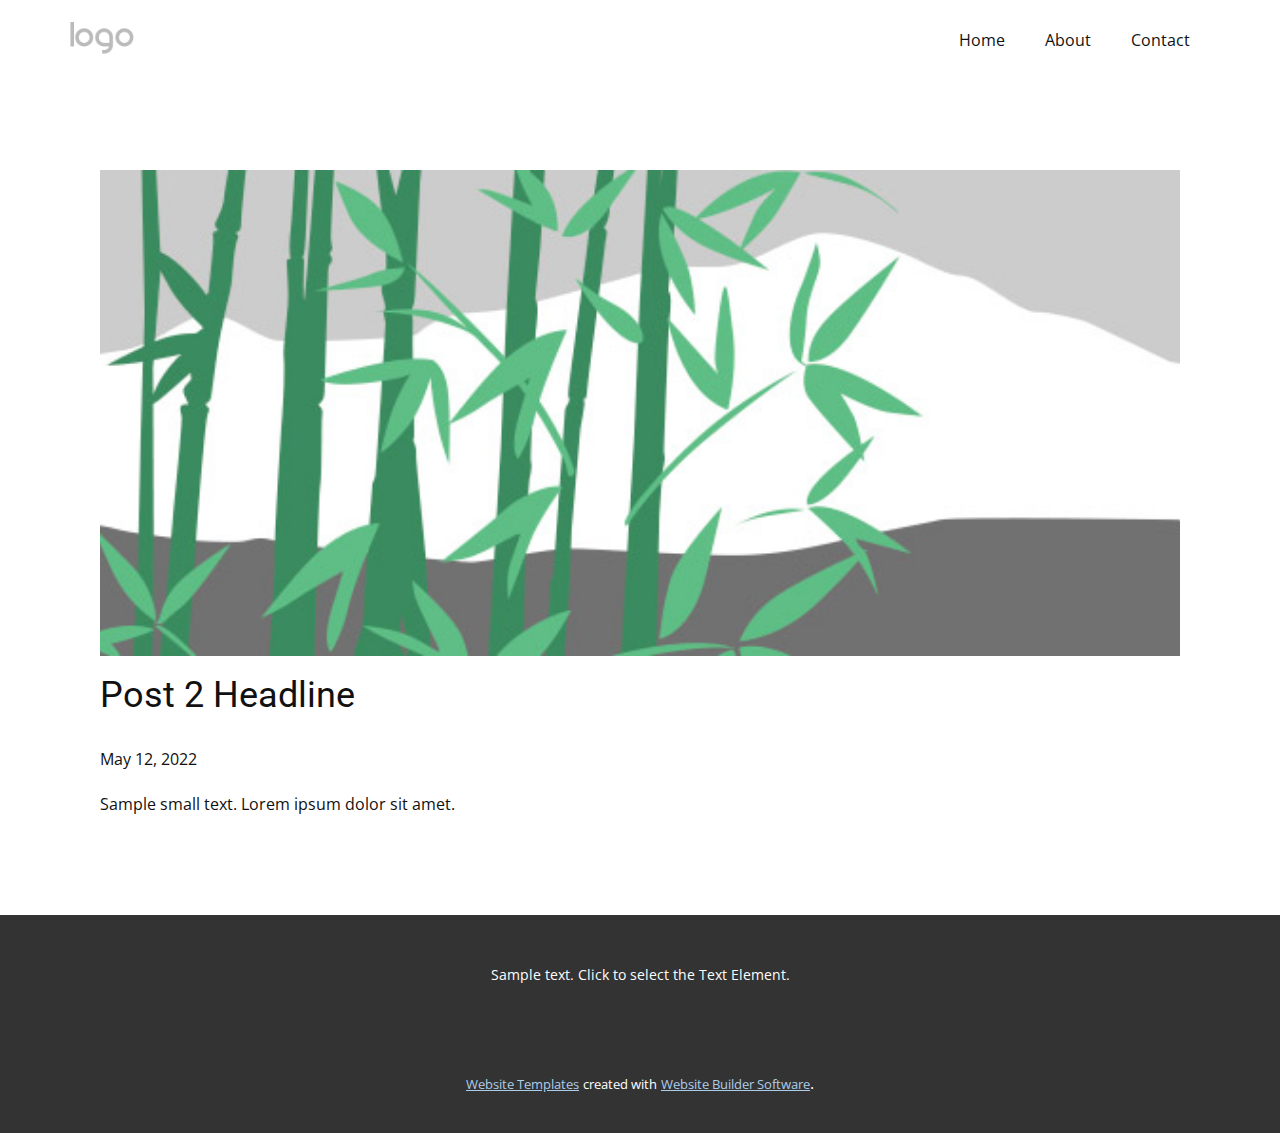
<file: blog/post-1.html>
<!doctype html>
<html style="font-size: 16px;"><head>
    <meta name="viewport" content="width=device-width, initial-scale=1.0">
    <meta charset="utf-8">
    <meta name="keywords" content="Post 1 Headline">
    <meta name="description" content="">
    <meta name="page_type" content="np-template-header-footer-from-plugin">
    <title>Post 2 Headline</title>
    <link rel="stylesheet" href="../nicepage.css" media="screen">
<link rel="stylesheet" href="../Post-Template.css" media="screen">
    <script class="u-script" type="text/javascript" src="../jquery.js" defer=""></script>
    <script class="u-script" type="text/javascript" src="../nicepage.js" defer=""></script>
    <meta name="generator" content="Nicepage 4.10.5, nicepage.com">
    <link id="u-theme-google-font" rel="stylesheet" href="https://fonts.googleapis.com/css?family=Roboto:100,100i,300,300i,400,400i,500,500i,700,700i,900,900i|Open+Sans:300,300i,400,400i,500,500i,600,600i,700,700i,800,800i">
    
    
    <script type="application/ld+json">{
		"@context": "http://schema.org",
		"@type": "Organization",
		"name": "",
		"logo": "images/default-logo.png"
}</script>
    <meta name="theme-color" content="#478ac9">
  </head>
  <body class="u-body u-xl-mode"><header class="u-clearfix u-header u-header" id="sec-4e12"><div class="u-clearfix u-sheet u-valign-middle u-sheet-1">
        <a href="https://nicepage.com" class="u-image u-logo u-image-1">
          <img src="../images/default-logo.png" class="u-logo-image u-logo-image-1">
        </a>
        <nav class="u-menu u-menu-dropdown u-offcanvas u-menu-1">
          <div class="menu-collapse" style="font-size: 1rem; letter-spacing: 0px;">
            <a class="u-button-style u-custom-left-right-menu-spacing u-custom-padding-bottom u-custom-top-bottom-menu-spacing u-nav-link u-text-active-palette-1-base u-text-hover-palette-2-base" href="#">
              <svg class="u-svg-link" viewBox="0 0 24 24"><use xmlns:xlink="http://www.w3.org/1999/xlink" xlink:href="#menu-hamburger"></use></svg>
              <svg class="u-svg-content" version="1.1" id="menu-hamburger" viewBox="0 0 16 16" x="0px" y="0px" xmlns:xlink="http://www.w3.org/1999/xlink" xmlns="http://www.w3.org/2000/svg"><g><rect y="1" width="16" height="2"></rect><rect y="7" width="16" height="2"></rect><rect y="13" width="16" height="2"></rect>
</g></svg>
            </a>
          </div>
          <div class="u-nav-container">
            <ul class="u-nav u-unstyled u-nav-1"><li class="u-nav-item"><a class="u-button-style u-nav-link u-text-active-palette-1-base u-text-hover-palette-2-base" href="../Home.html" style="padding: 10px 20px;">Home</a>
</li><li class="u-nav-item"><a class="u-button-style u-nav-link u-text-active-palette-1-base u-text-hover-palette-2-base" href="../About.html" style="padding: 10px 20px;">About</a>
</li><li class="u-nav-item"><a class="u-button-style u-nav-link u-text-active-palette-1-base u-text-hover-palette-2-base" href="../Contact.html" style="padding: 10px 20px;">Contact</a>
</li></ul>
          </div>
          <div class="u-nav-container-collapse">
            <div class="u-black u-container-style u-inner-container-layout u-opacity u-opacity-95 u-sidenav">
              <div class="u-inner-container-layout u-sidenav-overflow">
                <div class="u-menu-close"></div>
                <ul class="u-align-center u-nav u-popupmenu-items u-unstyled u-nav-2"><li class="u-nav-item"><a class="u-button-style u-nav-link" href="../Home.html">Home</a>
</li><li class="u-nav-item"><a class="u-button-style u-nav-link" href="../About.html">About</a>
</li><li class="u-nav-item"><a class="u-button-style u-nav-link" href="../Contact.html">Contact</a>
</li></ul>
              </div>
            </div>
            <div class="u-black u-menu-overlay u-opacity u-opacity-70"></div>
          </div>
        </nav>
      </div></header>
    <section class="u-align-center u-clearfix u-section-1" id="sec-df86">
      <div class="u-clearfix u-sheet u-valign-middle-md u-valign-middle-sm u-valign-middle-xs u-sheet-1"><!--post_details--><!--post_details_options_json--><!--{"source":""}--><!--/post_details_options_json--><!--blog_post-->
        <div class="u-container-style u-expanded-width u-post-details u-post-details-1">
          <div class="u-container-layout u-valign-middle u-container-layout-1"><!--blog_post_image-->
            <img alt="" class="u-blog-control u-expanded-width u-image u-image-default u-image-1" src="[data-uri]"><!--/blog_post_image--><!--blog_post_header-->
            <h2 class="u-blog-control u-text u-text-1">Post 2 Headline</h2><!--/blog_post_header--><!--blog_post_metadata-->
            <div class="u-blog-control u-metadata u-metadata-1"><!--blog_post_metadata_date-->
              <span class="u-meta-date u-meta-icon">May 12, 2022</span><!--/blog_post_metadata_date--><!--blog_post_metadata_category-->
              <!--/blog_post_metadata_category--><!--blog_post_metadata_comments-->
              <!--/blog_post_metadata_comments-->
            </div><!--/blog_post_metadata--><!--blog_post_content-->
            <div class="u-align-justify u-blog-control u-post-content u-text u-text-2 fr-view">
  Sample small text. Lorem ipsum dolor sit amet.
  </div><!--/blog_post_content-->
          </div>
        </div><!--/blog_post--><!--/post_details-->
      </div>
    </section>
    
    
    <footer class="u-align-center u-clearfix u-footer u-grey-80 u-footer" id="sec-c230"><div class="u-clearfix u-sheet u-sheet-1">
        <p class="u-small-text u-text u-text-variant u-text-1">Sample text. Click to select the Text Element.</p>
      </div></footer>
    <section class="u-backlink u-clearfix u-grey-80">
      <a class="u-link" href="https://nicepage.com/website-templates" target="_blank">
        <span>Website Templates</span>
      </a>
      <p class="u-text">
        <span>created with</span>
      </p>
      <a class="u-link" href="" target="_blank">
        <span>Website Builder Software</span>
      </a>. 
    </section>
  
</body></html>
</file>
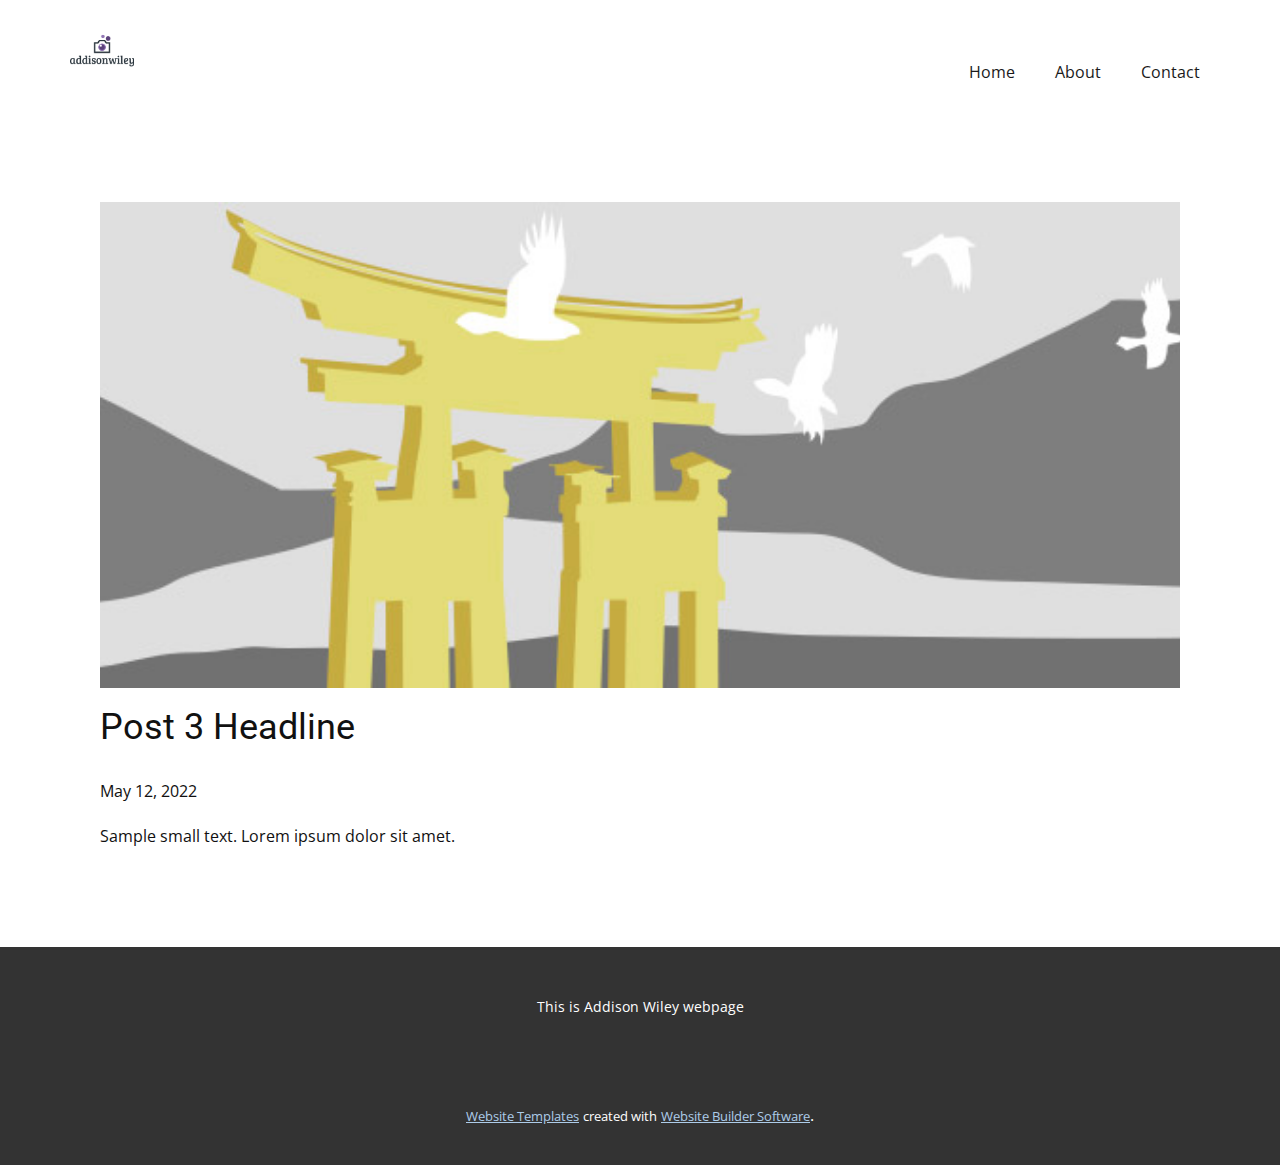
<file: blog/post-2.html>
<!doctype html>
<html style="font-size: 16px;"><head>
    <meta name="viewport" content="width=device-width, initial-scale=1.0">
    <meta charset="utf-8">
    <meta name="keywords" content="Post 1 Headline">
    <meta name="description" content="">
    <meta name="page_type" content="np-template-header-footer-from-plugin">
    <title>Post 3 Headline</title>
    <link rel="stylesheet" href="../nicepage.css" media="screen">
<link rel="stylesheet" href="../Post-Template.css" media="screen">
    <script class="u-script" type="text/javascript" src="../jquery.js" defer=""></script>
    <script class="u-script" type="text/javascript" src="../nicepage.js" defer=""></script>
    <meta name="generator" content="Nicepage 4.10.5, nicepage.com">
    <link id="u-theme-google-font" rel="stylesheet" href="https://fonts.googleapis.com/css?family=Roboto:100,100i,300,300i,400,400i,500,500i,700,700i,900,900i|Open+Sans:300,300i,400,400i,500,500i,600,600i,700,700i,800,800i">
    
    
    <script type="application/ld+json">{
		"@context": "http://schema.org",
		"@type": "Organization",
		"name": "",
		"logo": "images/80d3727f74824160a92175bdbdd1c191.png"
}</script>
    <meta name="theme-color" content="#478ac9">
  </head>
  <body class="u-body u-xl-mode"><header class="u-clearfix u-header u-header" id="sec-4e12"><div class="u-clearfix u-sheet u-sheet-1">
        <a href="https://nicepage.com" class="u-image u-logo u-image-1" data-image-width="200" data-image-height="200">
          <img src="../images/80d3727f74824160a92175bdbdd1c191.png" class="u-logo-image u-logo-image-1">
        </a>
        <nav class="u-menu u-menu-dropdown u-offcanvas u-menu-1">
          <div class="menu-collapse" style="font-size: 1rem; letter-spacing: 0px; font-weight: 700;">
            <a class="u-button-style u-custom-border u-custom-border-color u-custom-borders u-custom-left-right-menu-spacing u-custom-padding-bottom u-custom-text-active-color u-custom-text-color u-custom-top-bottom-menu-spacing u-nav-link u-text-active-palette-1-base u-text-hover-palette-2-base" href="#">
              <svg class="u-svg-link" viewBox="0 0 24 24"><use xmlns:xlink="http://www.w3.org/1999/xlink" xlink:href="#menu-hamburger"></use></svg>
              <svg class="u-svg-content" version="1.1" id="menu-hamburger" viewBox="0 0 16 16" x="0px" y="0px" xmlns:xlink="http://www.w3.org/1999/xlink" xmlns="http://www.w3.org/2000/svg"><g><rect y="1" width="16" height="2"></rect><rect y="7" width="16" height="2"></rect><rect y="13" width="16" height="2"></rect>
</g></svg>
            </a>
          </div>
          <div class="u-custom-menu u-nav-container">
            <ul class="u-nav u-spacing-20 u-unstyled u-nav-1"><li class="u-nav-item"><a class="u-button-style u-nav-link u-text-active-palette-2-base u-text-grey-90 u-text-hover-palette-2-base" href="../Home.html" style="padding: 10px;">Home</a>
</li><li class="u-nav-item"><a class="u-button-style u-nav-link u-text-active-palette-2-base u-text-grey-90 u-text-hover-palette-2-base" href="../About.html" style="padding: 10px;">About</a>
</li><li class="u-nav-item"><a class="u-button-style u-nav-link u-text-active-palette-2-base u-text-grey-90 u-text-hover-palette-2-base" href="../Contact.html" style="padding: 10px;">Contact</a>
</li></ul>
          </div>
          <div class="u-custom-menu u-nav-container-collapse">
            <div class="u-black u-container-style u-inner-container-layout u-opacity u-opacity-95 u-sidenav">
              <div class="u-inner-container-layout u-sidenav-overflow">
                <div class="u-menu-close"></div>
                <ul class="u-align-center u-nav u-popupmenu-items u-unstyled u-nav-2"><li class="u-nav-item"><a class="u-button-style u-nav-link" href="../Home.html">Home</a>
</li><li class="u-nav-item"><a class="u-button-style u-nav-link" href="../About.html">About</a>
</li><li class="u-nav-item"><a class="u-button-style u-nav-link" href="../Contact.html">Contact</a>
</li></ul>
              </div>
            </div>
            <div class="u-black u-menu-overlay u-opacity u-opacity-70"></div>
          </div>
        </nav>
      </div></header>
    <section class="u-align-center u-clearfix u-section-1" id="sec-df86">
      <div class="u-clearfix u-sheet u-valign-middle-md u-valign-middle-sm u-valign-middle-xs u-sheet-1"><!--post_details--><!--post_details_options_json--><!--{"source":""}--><!--/post_details_options_json--><!--blog_post-->
        <div class="u-container-style u-expanded-width u-post-details u-post-details-1">
          <div class="u-container-layout u-valign-middle u-container-layout-1"><!--blog_post_image-->
            <img alt="" class="u-blog-control u-expanded-width u-image u-image-default u-image-1" src="[data-uri]"><!--/blog_post_image--><!--blog_post_header-->
            <h2 class="u-blog-control u-text u-text-1">Post 3 Headline</h2><!--/blog_post_header--><!--blog_post_metadata-->
            <div class="u-blog-control u-metadata u-metadata-1"><!--blog_post_metadata_date-->
              <span class="u-meta-date u-meta-icon">May 12, 2022</span><!--/blog_post_metadata_date--><!--blog_post_metadata_category-->
              <!--/blog_post_metadata_category--><!--blog_post_metadata_comments-->
              <!--/blog_post_metadata_comments-->
            </div><!--/blog_post_metadata--><!--blog_post_content-->
            <div class="u-align-justify u-blog-control u-post-content u-text u-text-2 fr-view">
  Sample small text. Lorem ipsum dolor sit amet.
  </div><!--/blog_post_content-->
          </div>
        </div><!--/blog_post--><!--/post_details-->
      </div>
    </section>
    
    
    <footer class="u-align-center u-clearfix u-footer u-grey-80 u-footer" id="sec-c230"><div class="u-clearfix u-sheet u-sheet-1">
        <p class="u-small-text u-text u-text-variant u-text-1">This is Addison Wiley webpage</p>
      </div></footer>
    <section class="u-backlink u-clearfix u-grey-80">
      <a class="u-link" href="https://nicepage.com/website-templates" target="_blank">
        <span>Website Templates</span>
      </a>
      <p class="u-text">
        <span>created with</span>
      </p>
      <a class="u-link" href="" target="_blank">
        <span>Website Builder Software</span>
      </a>. 
    </section>
  
</body></html>
</file>
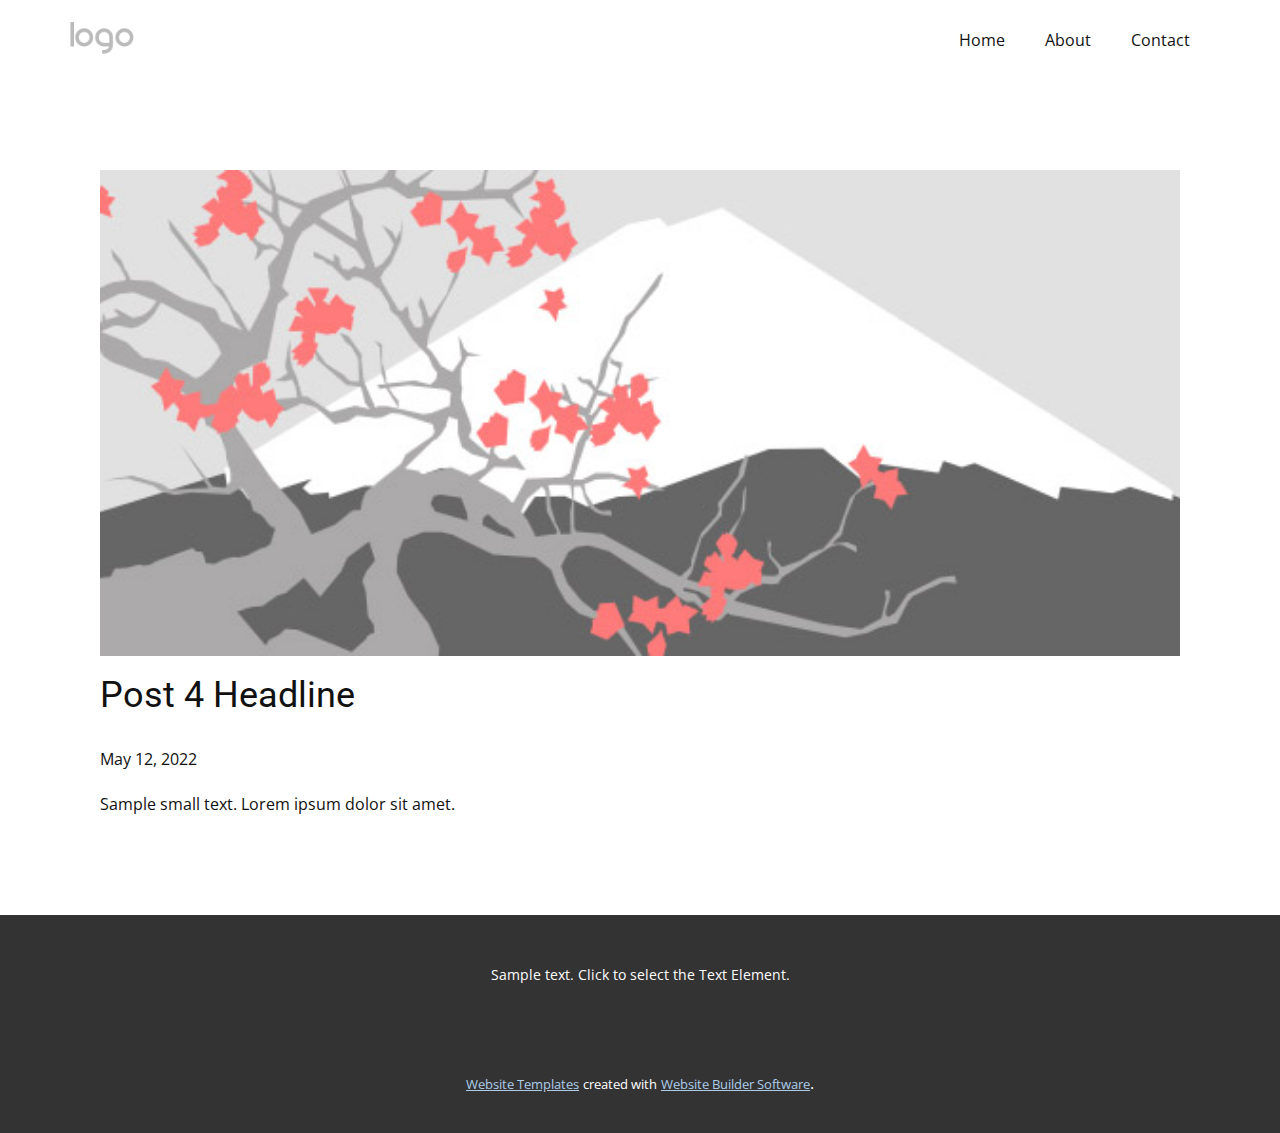
<file: blog/post-3.html>
<!doctype html>
<html style="font-size: 16px;"><head>
    <meta name="viewport" content="width=device-width, initial-scale=1.0">
    <meta charset="utf-8">
    <meta name="keywords" content="Post 1 Headline">
    <meta name="description" content="">
    <meta name="page_type" content="np-template-header-footer-from-plugin">
    <title>Post 4 Headline</title>
    <link rel="stylesheet" href="../nicepage.css" media="screen">
<link rel="stylesheet" href="../Post-Template.css" media="screen">
    <script class="u-script" type="text/javascript" src="../jquery.js" defer=""></script>
    <script class="u-script" type="text/javascript" src="../nicepage.js" defer=""></script>
    <meta name="generator" content="Nicepage 4.10.5, nicepage.com">
    <link id="u-theme-google-font" rel="stylesheet" href="https://fonts.googleapis.com/css?family=Roboto:100,100i,300,300i,400,400i,500,500i,700,700i,900,900i|Open+Sans:300,300i,400,400i,500,500i,600,600i,700,700i,800,800i">
    
    
    <script type="application/ld+json">{
		"@context": "http://schema.org",
		"@type": "Organization",
		"name": "",
		"logo": "images/default-logo.png"
}</script>
    <meta name="theme-color" content="#478ac9">
  </head>
  <body class="u-body u-xl-mode"><header class="u-clearfix u-header u-header" id="sec-4e12"><div class="u-clearfix u-sheet u-valign-middle u-sheet-1">
        <a href="https://nicepage.com" class="u-image u-logo u-image-1">
          <img src="../images/default-logo.png" class="u-logo-image u-logo-image-1">
        </a>
        <nav class="u-menu u-menu-dropdown u-offcanvas u-menu-1">
          <div class="menu-collapse" style="font-size: 1rem; letter-spacing: 0px;">
            <a class="u-button-style u-custom-left-right-menu-spacing u-custom-padding-bottom u-custom-top-bottom-menu-spacing u-nav-link u-text-active-palette-1-base u-text-hover-palette-2-base" href="#">
              <svg class="u-svg-link" viewBox="0 0 24 24"><use xmlns:xlink="http://www.w3.org/1999/xlink" xlink:href="#menu-hamburger"></use></svg>
              <svg class="u-svg-content" version="1.1" id="menu-hamburger" viewBox="0 0 16 16" x="0px" y="0px" xmlns:xlink="http://www.w3.org/1999/xlink" xmlns="http://www.w3.org/2000/svg"><g><rect y="1" width="16" height="2"></rect><rect y="7" width="16" height="2"></rect><rect y="13" width="16" height="2"></rect>
</g></svg>
            </a>
          </div>
          <div class="u-nav-container">
            <ul class="u-nav u-unstyled u-nav-1"><li class="u-nav-item"><a class="u-button-style u-nav-link u-text-active-palette-1-base u-text-hover-palette-2-base" href="../Home.html" style="padding: 10px 20px;">Home</a>
</li><li class="u-nav-item"><a class="u-button-style u-nav-link u-text-active-palette-1-base u-text-hover-palette-2-base" href="../About.html" style="padding: 10px 20px;">About</a>
</li><li class="u-nav-item"><a class="u-button-style u-nav-link u-text-active-palette-1-base u-text-hover-palette-2-base" href="../Contact.html" style="padding: 10px 20px;">Contact</a>
</li></ul>
          </div>
          <div class="u-nav-container-collapse">
            <div class="u-black u-container-style u-inner-container-layout u-opacity u-opacity-95 u-sidenav">
              <div class="u-inner-container-layout u-sidenav-overflow">
                <div class="u-menu-close"></div>
                <ul class="u-align-center u-nav u-popupmenu-items u-unstyled u-nav-2"><li class="u-nav-item"><a class="u-button-style u-nav-link" href="../Home.html">Home</a>
</li><li class="u-nav-item"><a class="u-button-style u-nav-link" href="../About.html">About</a>
</li><li class="u-nav-item"><a class="u-button-style u-nav-link" href="../Contact.html">Contact</a>
</li></ul>
              </div>
            </div>
            <div class="u-black u-menu-overlay u-opacity u-opacity-70"></div>
          </div>
        </nav>
      </div></header>
    <section class="u-align-center u-clearfix u-section-1" id="sec-df86">
      <div class="u-clearfix u-sheet u-valign-middle-md u-valign-middle-sm u-valign-middle-xs u-sheet-1"><!--post_details--><!--post_details_options_json--><!--{"source":""}--><!--/post_details_options_json--><!--blog_post-->
        <div class="u-container-style u-expanded-width u-post-details u-post-details-1">
          <div class="u-container-layout u-valign-middle u-container-layout-1"><!--blog_post_image-->
            <img alt="" class="u-blog-control u-expanded-width u-image u-image-default u-image-1" src="[data-uri]"><!--/blog_post_image--><!--blog_post_header-->
            <h2 class="u-blog-control u-text u-text-1">Post 4 Headline</h2><!--/blog_post_header--><!--blog_post_metadata-->
            <div class="u-blog-control u-metadata u-metadata-1"><!--blog_post_metadata_date-->
              <span class="u-meta-date u-meta-icon">May 12, 2022</span><!--/blog_post_metadata_date--><!--blog_post_metadata_category-->
              <!--/blog_post_metadata_category--><!--blog_post_metadata_comments-->
              <!--/blog_post_metadata_comments-->
            </div><!--/blog_post_metadata--><!--blog_post_content-->
            <div class="u-align-justify u-blog-control u-post-content u-text u-text-2 fr-view">
  Sample small text. Lorem ipsum dolor sit amet.
  </div><!--/blog_post_content-->
          </div>
        </div><!--/blog_post--><!--/post_details-->
      </div>
    </section>
    
    
    <footer class="u-align-center u-clearfix u-footer u-grey-80 u-footer" id="sec-c230"><div class="u-clearfix u-sheet u-sheet-1">
        <p class="u-small-text u-text u-text-variant u-text-1">Sample text. Click to select the Text Element.</p>
      </div></footer>
    <section class="u-backlink u-clearfix u-grey-80">
      <a class="u-link" href="https://nicepage.com/website-templates" target="_blank">
        <span>Website Templates</span>
      </a>
      <p class="u-text">
        <span>created with</span>
      </p>
      <a class="u-link" href="" target="_blank">
        <span>Website Builder Software</span>
      </a>. 
    </section>
  
</body></html>
</file>
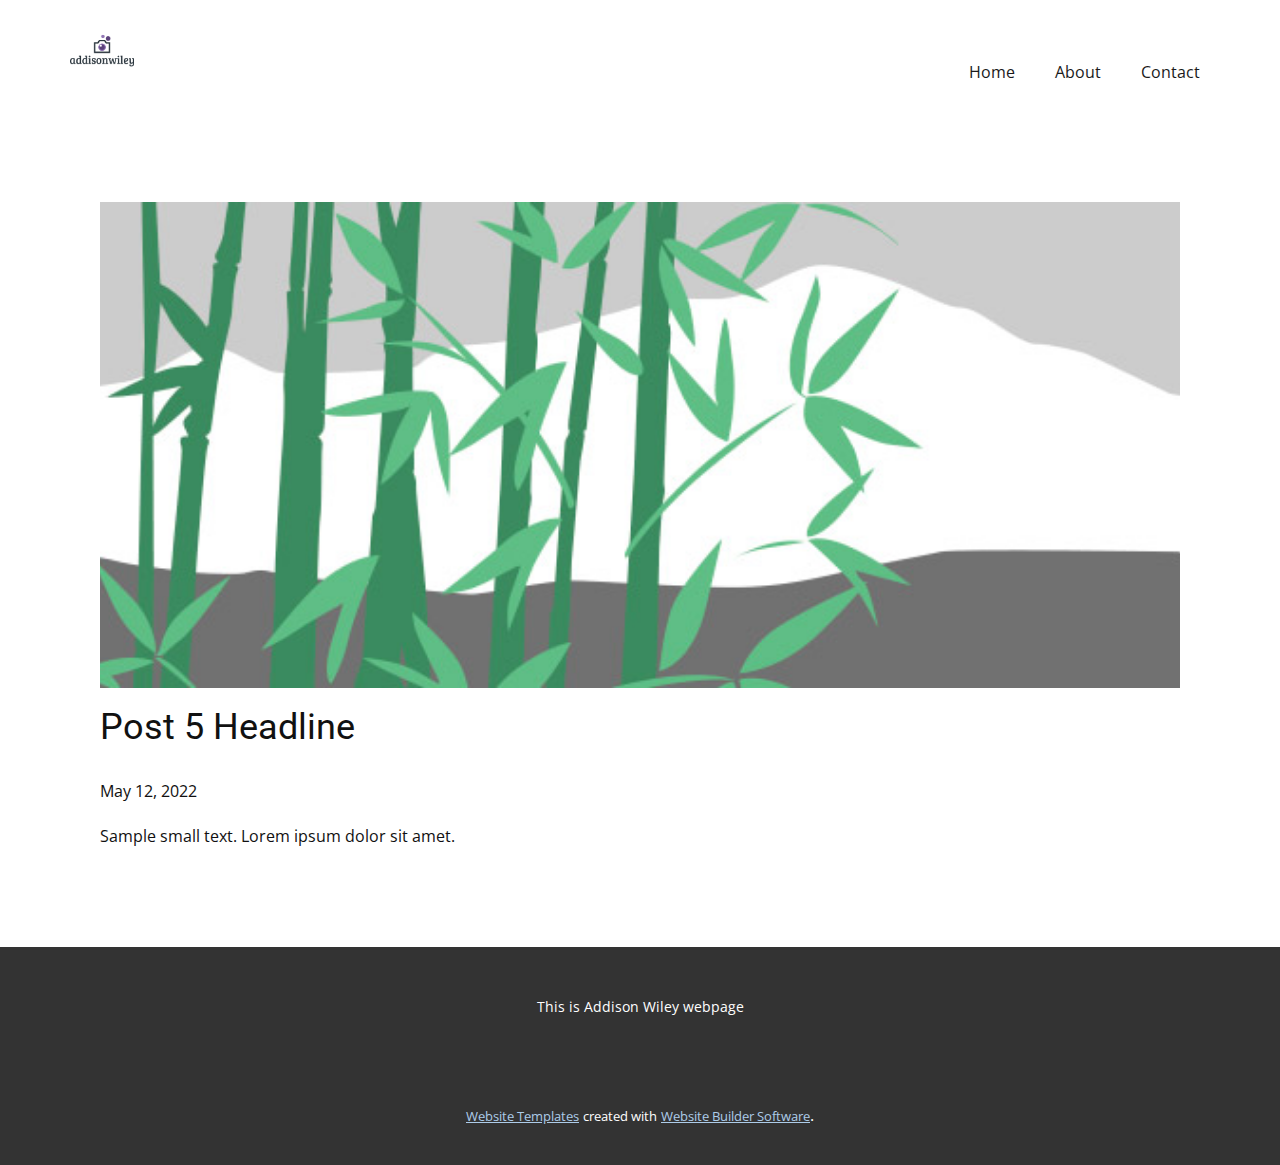
<file: blog/post-4.html>
<!doctype html>
<html style="font-size: 16px;"><head>
    <meta name="viewport" content="width=device-width, initial-scale=1.0">
    <meta charset="utf-8">
    <meta name="keywords" content="Post 1 Headline">
    <meta name="description" content="">
    <meta name="page_type" content="np-template-header-footer-from-plugin">
    <title>Post 5 Headline</title>
    <link rel="stylesheet" href="../nicepage.css" media="screen">
<link rel="stylesheet" href="../Post-Template.css" media="screen">
    <script class="u-script" type="text/javascript" src="../jquery.js" defer=""></script>
    <script class="u-script" type="text/javascript" src="../nicepage.js" defer=""></script>
    <meta name="generator" content="Nicepage 4.10.5, nicepage.com">
    <link id="u-theme-google-font" rel="stylesheet" href="https://fonts.googleapis.com/css?family=Roboto:100,100i,300,300i,400,400i,500,500i,700,700i,900,900i|Open+Sans:300,300i,400,400i,500,500i,600,600i,700,700i,800,800i">
    
    
    <script type="application/ld+json">{
		"@context": "http://schema.org",
		"@type": "Organization",
		"name": "",
		"logo": "images/80d3727f74824160a92175bdbdd1c191.png"
}</script>
    <meta name="theme-color" content="#478ac9">
  </head>
  <body class="u-body u-xl-mode"><header class="u-clearfix u-header u-header" id="sec-4e12"><div class="u-clearfix u-sheet u-sheet-1">
        <a href="https://nicepage.com" class="u-image u-logo u-image-1" data-image-width="200" data-image-height="200">
          <img src="../images/80d3727f74824160a92175bdbdd1c191.png" class="u-logo-image u-logo-image-1">
        </a>
        <nav class="u-menu u-menu-dropdown u-offcanvas u-menu-1">
          <div class="menu-collapse" style="font-size: 1rem; letter-spacing: 0px; font-weight: 700;">
            <a class="u-button-style u-custom-border u-custom-border-color u-custom-borders u-custom-left-right-menu-spacing u-custom-padding-bottom u-custom-text-active-color u-custom-text-color u-custom-top-bottom-menu-spacing u-nav-link u-text-active-palette-1-base u-text-hover-palette-2-base" href="#">
              <svg class="u-svg-link" viewBox="0 0 24 24"><use xmlns:xlink="http://www.w3.org/1999/xlink" xlink:href="#menu-hamburger"></use></svg>
              <svg class="u-svg-content" version="1.1" id="menu-hamburger" viewBox="0 0 16 16" x="0px" y="0px" xmlns:xlink="http://www.w3.org/1999/xlink" xmlns="http://www.w3.org/2000/svg"><g><rect y="1" width="16" height="2"></rect><rect y="7" width="16" height="2"></rect><rect y="13" width="16" height="2"></rect>
</g></svg>
            </a>
          </div>
          <div class="u-custom-menu u-nav-container">
            <ul class="u-nav u-spacing-20 u-unstyled u-nav-1"><li class="u-nav-item"><a class="u-button-style u-nav-link u-text-active-palette-2-base u-text-grey-90 u-text-hover-palette-2-base" href="../Home.html" style="padding: 10px;">Home</a>
</li><li class="u-nav-item"><a class="u-button-style u-nav-link u-text-active-palette-2-base u-text-grey-90 u-text-hover-palette-2-base" href="../About.html" style="padding: 10px;">About</a>
</li><li class="u-nav-item"><a class="u-button-style u-nav-link u-text-active-palette-2-base u-text-grey-90 u-text-hover-palette-2-base" href="../Contact.html" style="padding: 10px;">Contact</a>
</li></ul>
          </div>
          <div class="u-custom-menu u-nav-container-collapse">
            <div class="u-black u-container-style u-inner-container-layout u-opacity u-opacity-95 u-sidenav">
              <div class="u-inner-container-layout u-sidenav-overflow">
                <div class="u-menu-close"></div>
                <ul class="u-align-center u-nav u-popupmenu-items u-unstyled u-nav-2"><li class="u-nav-item"><a class="u-button-style u-nav-link" href="../Home.html">Home</a>
</li><li class="u-nav-item"><a class="u-button-style u-nav-link" href="../About.html">About</a>
</li><li class="u-nav-item"><a class="u-button-style u-nav-link" href="../Contact.html">Contact</a>
</li></ul>
              </div>
            </div>
            <div class="u-black u-menu-overlay u-opacity u-opacity-70"></div>
          </div>
        </nav>
      </div></header>
    <section class="u-align-center u-clearfix u-section-1" id="sec-df86">
      <div class="u-clearfix u-sheet u-valign-middle-md u-valign-middle-sm u-valign-middle-xs u-sheet-1"><!--post_details--><!--post_details_options_json--><!--{"source":""}--><!--/post_details_options_json--><!--blog_post-->
        <div class="u-container-style u-expanded-width u-post-details u-post-details-1">
          <div class="u-container-layout u-valign-middle u-container-layout-1"><!--blog_post_image-->
            <img alt="" class="u-blog-control u-expanded-width u-image u-image-default u-image-1" src="[data-uri]"><!--/blog_post_image--><!--blog_post_header-->
            <h2 class="u-blog-control u-text u-text-1">Post 5 Headline</h2><!--/blog_post_header--><!--blog_post_metadata-->
            <div class="u-blog-control u-metadata u-metadata-1"><!--blog_post_metadata_date-->
              <span class="u-meta-date u-meta-icon">May 12, 2022</span><!--/blog_post_metadata_date--><!--blog_post_metadata_category-->
              <!--/blog_post_metadata_category--><!--blog_post_metadata_comments-->
              <!--/blog_post_metadata_comments-->
            </div><!--/blog_post_metadata--><!--blog_post_content-->
            <div class="u-align-justify u-blog-control u-post-content u-text u-text-2 fr-view">
  Sample small text. Lorem ipsum dolor sit amet.
  </div><!--/blog_post_content-->
          </div>
        </div><!--/blog_post--><!--/post_details-->
      </div>
    </section>
    
    
    <footer class="u-align-center u-clearfix u-footer u-grey-80 u-footer" id="sec-c230"><div class="u-clearfix u-sheet u-sheet-1">
        <p class="u-small-text u-text u-text-variant u-text-1">This is Addison Wiley webpage</p>
      </div></footer>
    <section class="u-backlink u-clearfix u-grey-80">
      <a class="u-link" href="https://nicepage.com/website-templates" target="_blank">
        <span>Website Templates</span>
      </a>
      <p class="u-text">
        <span>created with</span>
      </p>
      <a class="u-link" href="" target="_blank">
        <span>Website Builder Software</span>
      </a>. 
    </section>
  
</body></html>
</file>
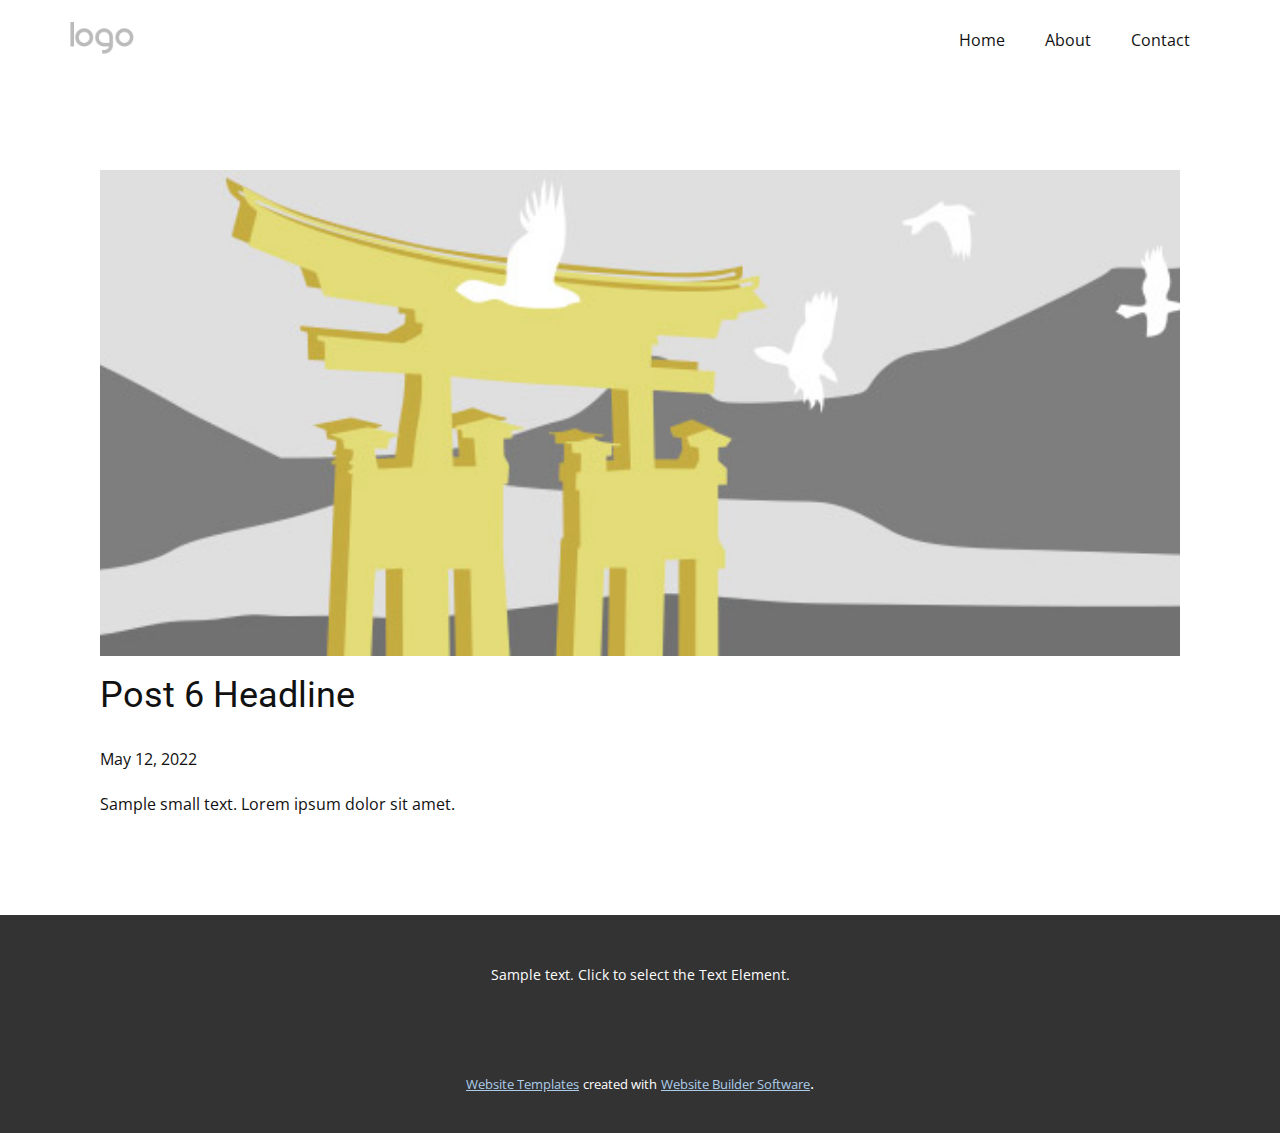
<file: blog/post-5.html>
<!doctype html>
<html style="font-size: 16px;"><head>
    <meta name="viewport" content="width=device-width, initial-scale=1.0">
    <meta charset="utf-8">
    <meta name="keywords" content="Post 1 Headline">
    <meta name="description" content="">
    <meta name="page_type" content="np-template-header-footer-from-plugin">
    <title>Post 6 Headline</title>
    <link rel="stylesheet" href="../nicepage.css" media="screen">
<link rel="stylesheet" href="../Post-Template.css" media="screen">
    <script class="u-script" type="text/javascript" src="../jquery.js" defer=""></script>
    <script class="u-script" type="text/javascript" src="../nicepage.js" defer=""></script>
    <meta name="generator" content="Nicepage 4.10.5, nicepage.com">
    <link id="u-theme-google-font" rel="stylesheet" href="https://fonts.googleapis.com/css?family=Roboto:100,100i,300,300i,400,400i,500,500i,700,700i,900,900i|Open+Sans:300,300i,400,400i,500,500i,600,600i,700,700i,800,800i">
    
    
    <script type="application/ld+json">{
		"@context": "http://schema.org",
		"@type": "Organization",
		"name": "",
		"logo": "images/default-logo.png"
}</script>
    <meta name="theme-color" content="#478ac9">
  </head>
  <body class="u-body u-xl-mode"><header class="u-clearfix u-header u-header" id="sec-4e12"><div class="u-clearfix u-sheet u-valign-middle u-sheet-1">
        <a href="https://nicepage.com" class="u-image u-logo u-image-1">
          <img src="../images/default-logo.png" class="u-logo-image u-logo-image-1">
        </a>
        <nav class="u-menu u-menu-dropdown u-offcanvas u-menu-1">
          <div class="menu-collapse" style="font-size: 1rem; letter-spacing: 0px;">
            <a class="u-button-style u-custom-left-right-menu-spacing u-custom-padding-bottom u-custom-top-bottom-menu-spacing u-nav-link u-text-active-palette-1-base u-text-hover-palette-2-base" href="#">
              <svg class="u-svg-link" viewBox="0 0 24 24"><use xmlns:xlink="http://www.w3.org/1999/xlink" xlink:href="#menu-hamburger"></use></svg>
              <svg class="u-svg-content" version="1.1" id="menu-hamburger" viewBox="0 0 16 16" x="0px" y="0px" xmlns:xlink="http://www.w3.org/1999/xlink" xmlns="http://www.w3.org/2000/svg"><g><rect y="1" width="16" height="2"></rect><rect y="7" width="16" height="2"></rect><rect y="13" width="16" height="2"></rect>
</g></svg>
            </a>
          </div>
          <div class="u-nav-container">
            <ul class="u-nav u-unstyled u-nav-1"><li class="u-nav-item"><a class="u-button-style u-nav-link u-text-active-palette-1-base u-text-hover-palette-2-base" href="../Home.html" style="padding: 10px 20px;">Home</a>
</li><li class="u-nav-item"><a class="u-button-style u-nav-link u-text-active-palette-1-base u-text-hover-palette-2-base" href="../About.html" style="padding: 10px 20px;">About</a>
</li><li class="u-nav-item"><a class="u-button-style u-nav-link u-text-active-palette-1-base u-text-hover-palette-2-base" href="../Contact.html" style="padding: 10px 20px;">Contact</a>
</li></ul>
          </div>
          <div class="u-nav-container-collapse">
            <div class="u-black u-container-style u-inner-container-layout u-opacity u-opacity-95 u-sidenav">
              <div class="u-inner-container-layout u-sidenav-overflow">
                <div class="u-menu-close"></div>
                <ul class="u-align-center u-nav u-popupmenu-items u-unstyled u-nav-2"><li class="u-nav-item"><a class="u-button-style u-nav-link" href="../Home.html">Home</a>
</li><li class="u-nav-item"><a class="u-button-style u-nav-link" href="../About.html">About</a>
</li><li class="u-nav-item"><a class="u-button-style u-nav-link" href="../Contact.html">Contact</a>
</li></ul>
              </div>
            </div>
            <div class="u-black u-menu-overlay u-opacity u-opacity-70"></div>
          </div>
        </nav>
      </div></header>
    <section class="u-align-center u-clearfix u-section-1" id="sec-df86">
      <div class="u-clearfix u-sheet u-valign-middle-md u-valign-middle-sm u-valign-middle-xs u-sheet-1"><!--post_details--><!--post_details_options_json--><!--{"source":""}--><!--/post_details_options_json--><!--blog_post-->
        <div class="u-container-style u-expanded-width u-post-details u-post-details-1">
          <div class="u-container-layout u-valign-middle u-container-layout-1"><!--blog_post_image-->
            <img alt="" class="u-blog-control u-expanded-width u-image u-image-default u-image-1" src="[data-uri]"><!--/blog_post_image--><!--blog_post_header-->
            <h2 class="u-blog-control u-text u-text-1">Post 6 Headline</h2><!--/blog_post_header--><!--blog_post_metadata-->
            <div class="u-blog-control u-metadata u-metadata-1"><!--blog_post_metadata_date-->
              <span class="u-meta-date u-meta-icon">May 12, 2022</span><!--/blog_post_metadata_date--><!--blog_post_metadata_category-->
              <!--/blog_post_metadata_category--><!--blog_post_metadata_comments-->
              <!--/blog_post_metadata_comments-->
            </div><!--/blog_post_metadata--><!--blog_post_content-->
            <div class="u-align-justify u-blog-control u-post-content u-text u-text-2 fr-view">
  Sample small text. Lorem ipsum dolor sit amet.
  </div><!--/blog_post_content-->
          </div>
        </div><!--/blog_post--><!--/post_details-->
      </div>
    </section>
    
    
    <footer class="u-align-center u-clearfix u-footer u-grey-80 u-footer" id="sec-c230"><div class="u-clearfix u-sheet u-sheet-1">
        <p class="u-small-text u-text u-text-variant u-text-1">Sample text. Click to select the Text Element.</p>
      </div></footer>
    <section class="u-backlink u-clearfix u-grey-80">
      <a class="u-link" href="https://nicepage.com/website-templates" target="_blank">
        <span>Website Templates</span>
      </a>
      <p class="u-text">
        <span>created with</span>
      </p>
      <a class="u-link" href="" target="_blank">
        <span>Website Builder Software</span>
      </a>. 
    </section>
  
</body></html>
</file>
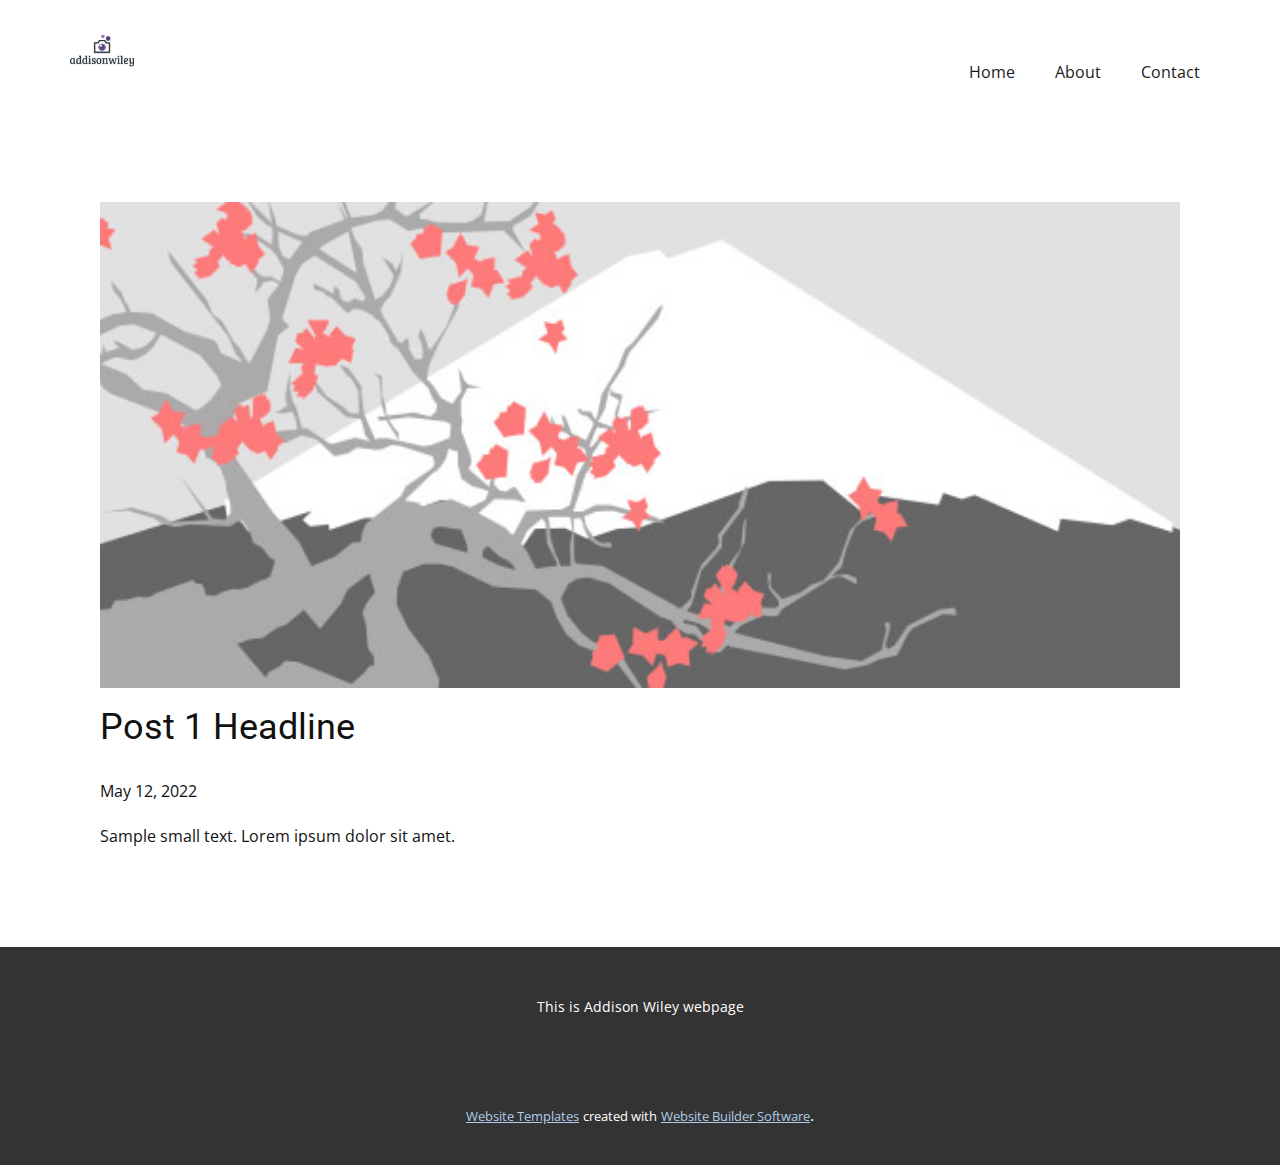
<file: blog/post.html>
<!doctype html>
<html style="font-size: 16px;"><head>
    <meta name="viewport" content="width=device-width, initial-scale=1.0">
    <meta charset="utf-8">
    <meta name="keywords" content="Post 1 Headline">
    <meta name="description" content="">
    <meta name="page_type" content="np-template-header-footer-from-plugin">
    <title>Post 1 Headline</title>
    <link rel="stylesheet" href="../nicepage.css" media="screen">
<link rel="stylesheet" href="../Post-Template.css" media="screen">
    <script class="u-script" type="text/javascript" src="../jquery.js" defer=""></script>
    <script class="u-script" type="text/javascript" src="../nicepage.js" defer=""></script>
    <meta name="generator" content="Nicepage 4.10.5, nicepage.com">
    <link id="u-theme-google-font" rel="stylesheet" href="https://fonts.googleapis.com/css?family=Roboto:100,100i,300,300i,400,400i,500,500i,700,700i,900,900i|Open+Sans:300,300i,400,400i,500,500i,600,600i,700,700i,800,800i">
    
    
    <script type="application/ld+json">{
		"@context": "http://schema.org",
		"@type": "Organization",
		"name": "",
		"logo": "images/80d3727f74824160a92175bdbdd1c191.png"
}</script>
    <meta name="theme-color" content="#478ac9">
  </head>
  <body class="u-body u-xl-mode"><header class="u-clearfix u-header u-header" id="sec-4e12"><div class="u-clearfix u-sheet u-sheet-1">
        <a href="https://nicepage.com" class="u-image u-logo u-image-1" data-image-width="200" data-image-height="200">
          <img src="../images/80d3727f74824160a92175bdbdd1c191.png" class="u-logo-image u-logo-image-1">
        </a>
        <nav class="u-menu u-menu-dropdown u-offcanvas u-menu-1">
          <div class="menu-collapse" style="font-size: 1rem; letter-spacing: 0px; font-weight: 700;">
            <a class="u-button-style u-custom-border u-custom-border-color u-custom-borders u-custom-left-right-menu-spacing u-custom-padding-bottom u-custom-text-active-color u-custom-text-color u-custom-top-bottom-menu-spacing u-nav-link u-text-active-palette-1-base u-text-hover-palette-2-base" href="#">
              <svg class="u-svg-link" viewBox="0 0 24 24"><use xmlns:xlink="http://www.w3.org/1999/xlink" xlink:href="#menu-hamburger"></use></svg>
              <svg class="u-svg-content" version="1.1" id="menu-hamburger" viewBox="0 0 16 16" x="0px" y="0px" xmlns:xlink="http://www.w3.org/1999/xlink" xmlns="http://www.w3.org/2000/svg"><g><rect y="1" width="16" height="2"></rect><rect y="7" width="16" height="2"></rect><rect y="13" width="16" height="2"></rect>
</g></svg>
            </a>
          </div>
          <div class="u-custom-menu u-nav-container">
            <ul class="u-nav u-spacing-20 u-unstyled u-nav-1"><li class="u-nav-item"><a class="u-button-style u-nav-link u-text-active-palette-2-base u-text-grey-90 u-text-hover-palette-2-base" href="../Home.html" style="padding: 10px;">Home</a>
</li><li class="u-nav-item"><a class="u-button-style u-nav-link u-text-active-palette-2-base u-text-grey-90 u-text-hover-palette-2-base" href="../About.html" style="padding: 10px;">About</a>
</li><li class="u-nav-item"><a class="u-button-style u-nav-link u-text-active-palette-2-base u-text-grey-90 u-text-hover-palette-2-base" href="../Contact.html" style="padding: 10px;">Contact</a>
</li></ul>
          </div>
          <div class="u-custom-menu u-nav-container-collapse">
            <div class="u-black u-container-style u-inner-container-layout u-opacity u-opacity-95 u-sidenav">
              <div class="u-inner-container-layout u-sidenav-overflow">
                <div class="u-menu-close"></div>
                <ul class="u-align-center u-nav u-popupmenu-items u-unstyled u-nav-2"><li class="u-nav-item"><a class="u-button-style u-nav-link" href="../Home.html">Home</a>
</li><li class="u-nav-item"><a class="u-button-style u-nav-link" href="../About.html">About</a>
</li><li class="u-nav-item"><a class="u-button-style u-nav-link" href="../Contact.html">Contact</a>
</li></ul>
              </div>
            </div>
            <div class="u-black u-menu-overlay u-opacity u-opacity-70"></div>
          </div>
        </nav>
      </div></header>
    <section class="u-align-center u-clearfix u-section-1" id="sec-df86">
      <div class="u-clearfix u-sheet u-valign-middle-md u-valign-middle-sm u-valign-middle-xs u-sheet-1"><!--post_details--><!--post_details_options_json--><!--{"source":""}--><!--/post_details_options_json--><!--blog_post-->
        <div class="u-container-style u-expanded-width u-post-details u-post-details-1">
          <div class="u-container-layout u-valign-middle u-container-layout-1"><!--blog_post_image-->
            <img alt="" class="u-blog-control u-expanded-width u-image u-image-default u-image-1" src="[data-uri]"><!--/blog_post_image--><!--blog_post_header-->
            <h2 class="u-blog-control u-text u-text-1">Post 1 Headline</h2><!--/blog_post_header--><!--blog_post_metadata-->
            <div class="u-blog-control u-metadata u-metadata-1"><!--blog_post_metadata_date-->
              <span class="u-meta-date u-meta-icon">May 12, 2022</span><!--/blog_post_metadata_date--><!--blog_post_metadata_category-->
              <!--/blog_post_metadata_category--><!--blog_post_metadata_comments-->
              <!--/blog_post_metadata_comments-->
            </div><!--/blog_post_metadata--><!--blog_post_content-->
            <div class="u-align-justify u-blog-control u-post-content u-text u-text-2 fr-view">
  Sample small text. Lorem ipsum dolor sit amet.
  </div><!--/blog_post_content-->
          </div>
        </div><!--/blog_post--><!--/post_details-->
      </div>
    </section>
    
    
    <footer class="u-align-center u-clearfix u-footer u-grey-80 u-footer" id="sec-c230"><div class="u-clearfix u-sheet u-sheet-1">
        <p class="u-small-text u-text u-text-variant u-text-1">This is Addison Wiley webpage</p>
      </div></footer>
    <section class="u-backlink u-clearfix u-grey-80">
      <a class="u-link" href="https://nicepage.com/website-templates" target="_blank">
        <span>Website Templates</span>
      </a>
      <p class="u-text">
        <span>created with</span>
      </p>
      <a class="u-link" href="" target="_blank">
        <span>Website Builder Software</span>
      </a>. 
    </section>
  
</body></html>
</file>
